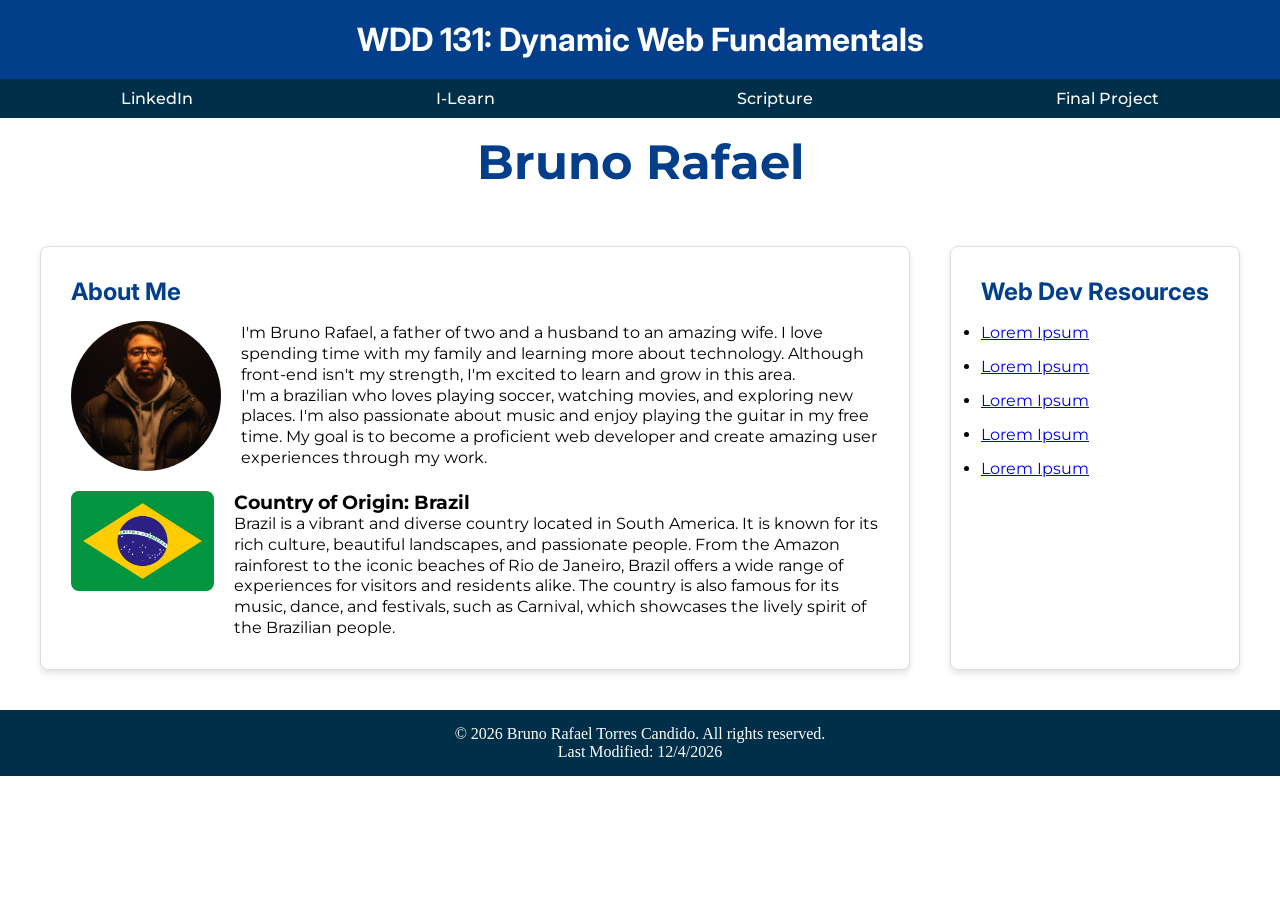
<file: index.html>
<!DOCTYPE html>
<html lang="en">

<head>
    <meta charset="UTF-8">
    <meta name="viewport" content="width=device-width, initial-scale=1.0">
    <title>Bruno Torres | WDD 131</title>
    <meta name="description"
        content="Bruno Rafael Torres Candido Website for WDD 131: Dynamic Web Fundamentals that includes an about me section and web development resources.">
    <meta name="Author" content="Bruno Rafael">
    <link rel="stylesheet" href="./styles/base.css">
    <script src="./scripts/getdates.js" defer></script>
</head>

<body>
    <header>
        <div class="header-content">
            <h1>WDD 131: Dynamic Web Fundamentals</h1>
        </div>

        <nav>
            <ul class="navigation">
                <li><a href="https://www.linkedin.com/in/bruno-torres-91396a1b1/">LinkedIn</a></li>
                <li><a href="https://byupw.instructure.com/">I-Learn</a></li>
                <li><a
                        href="https://www.churchofjesuschrist.org/study/scriptures/bofm/alma/32?lang=por&id=p21#p21">Scripture</a>
                </li>
                <li><a href="#">Final Project</a></li>
            </ul>
        </nav>
    </header>

    <main>

        <div class="student-name">
            <h1>Bruno Rafael</h1>
        </div>

        <section class="container">
            <section class="card">
                <h2>About Me</h2>
                <div class="personal-info">
                    <img src="./images/profile_pic.png" alt="Profile Picture of Bruno Rafael" class="profile-pic"
                        width="150">
                    <p>
                        I'm Bruno Rafael, a father of two and a husband to an amazing wife. I love spending time with my
                        family and learning more about technology. Although front-end isn't my strength, I'm excited to
                        learn and grow in this area.<br>
                        I'm a brazilian who loves playing soccer, watching movies, and exploring new places. I'm also
                        passionate about music and enjoy playing the guitar in my free time. My goal is to become a
                        proficient web developer and create amazing user experiences through my work.
                    </p>
                </div>

                <div class="country-info">
                    <img src="./images/brazil_flag.png"
                        alt="Flag of Brazil" class="country-flag" width="150">

                    <div class="country-info-text">
                        <h3>Country of Origin: Brazil</h3>
                        <p>
                            Brazil is a vibrant and diverse country located in South America. It is known for its rich
                            culture, beautiful
                            landscapes, and passionate people. From the Amazon rainforest to the iconic beaches of Rio
                            de Janeiro, Brazil offers
                            a wide range of experiences for visitors and residents alike. The country is also famous for
                            its music, dance, and
                            festivals, such as Carnival, which showcases the lively spirit of the Brazilian people.
                        </p>
                    </div>

                </div>
            </section>


            <section class="card">
                <h2>Web Dev Resources</h2>
                <ul>
                    <li><a href="#">Lorem Ipsum</a></li>
                    <li><a href="#">Lorem Ipsum</a></li>
                    <li><a href="#">Lorem Ipsum</a></li>
                    <li><a href="#">Lorem Ipsum</a></li>
                    <li><a href="#">Lorem Ipsum</a></li>
                </ul>
            </section>
        </section>

    </main>

    <footer>
        <p>&copy; <span id="currentyear"></span> Bruno Rafael Torres Candido. All rights reserved.</p>
        <p>Last Modified: <span id="lastModified"></span></p>
    </footer>
</body>

</html>
</file>
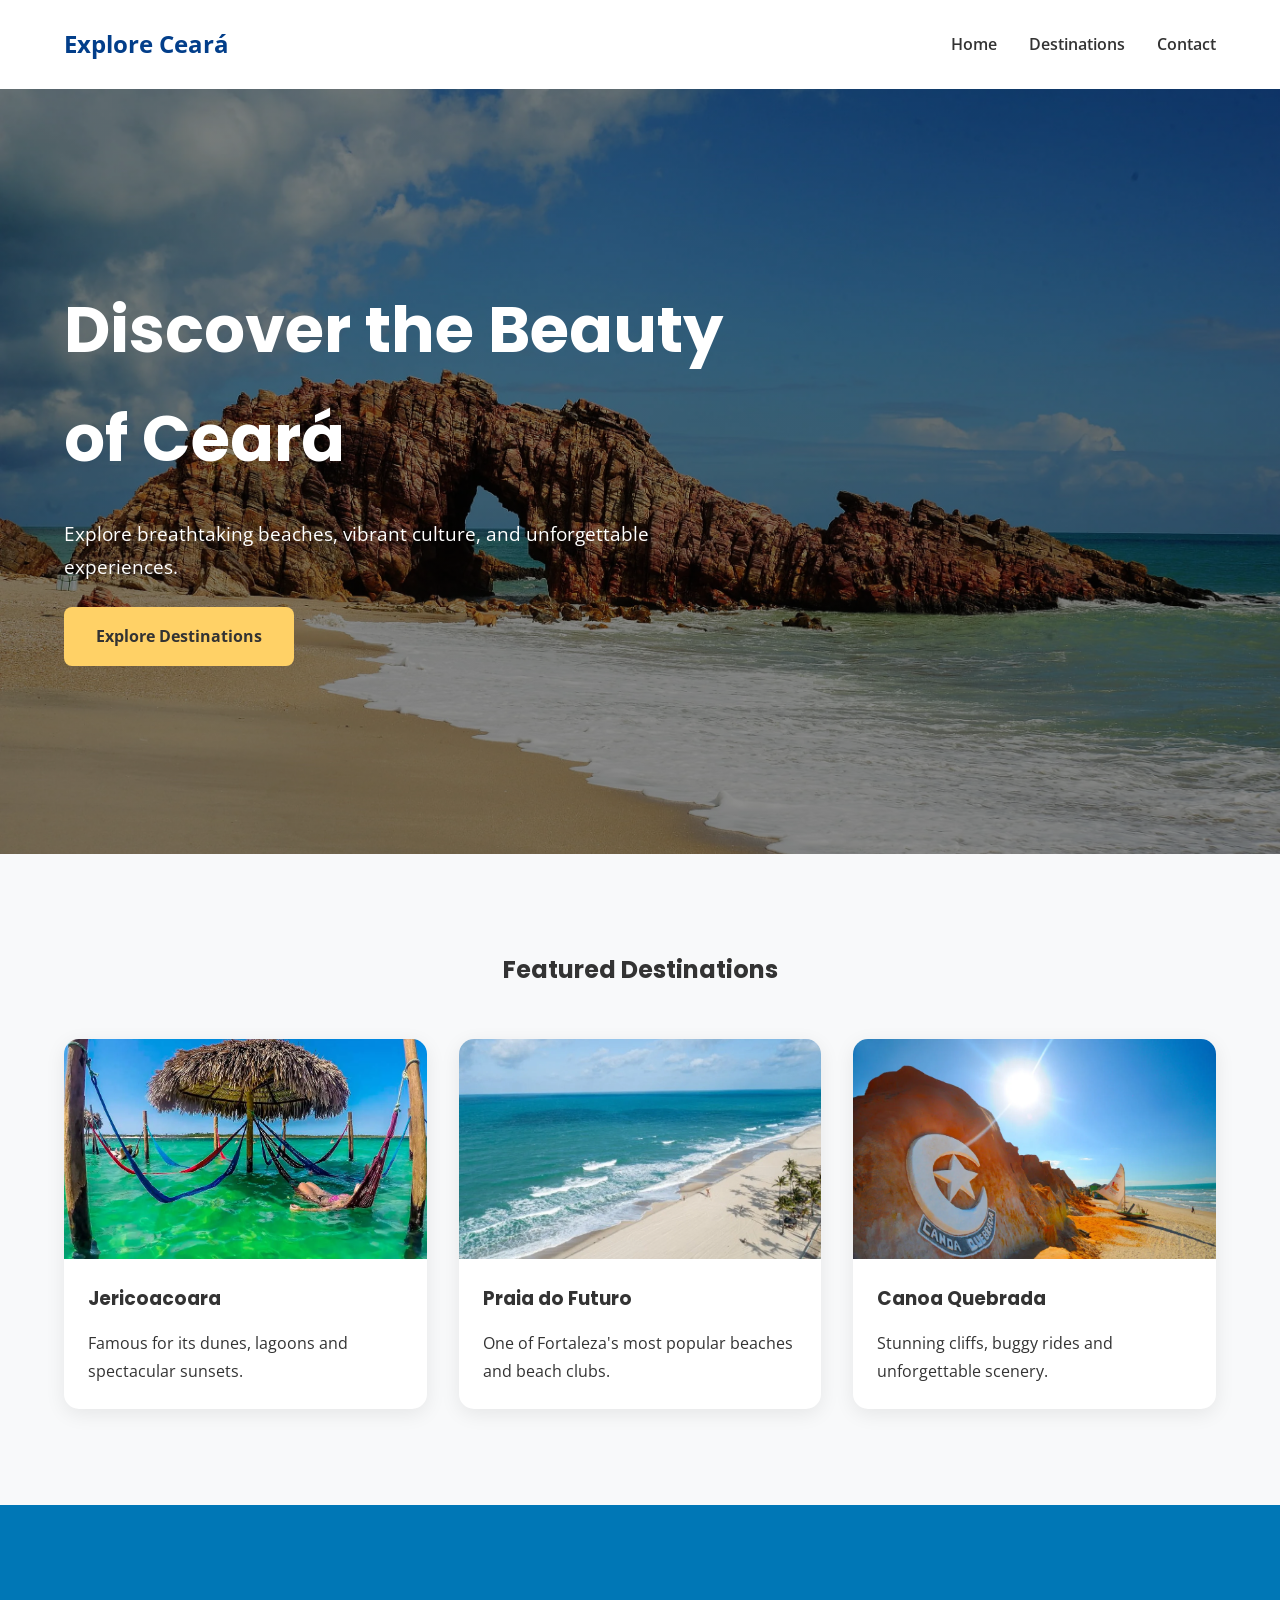
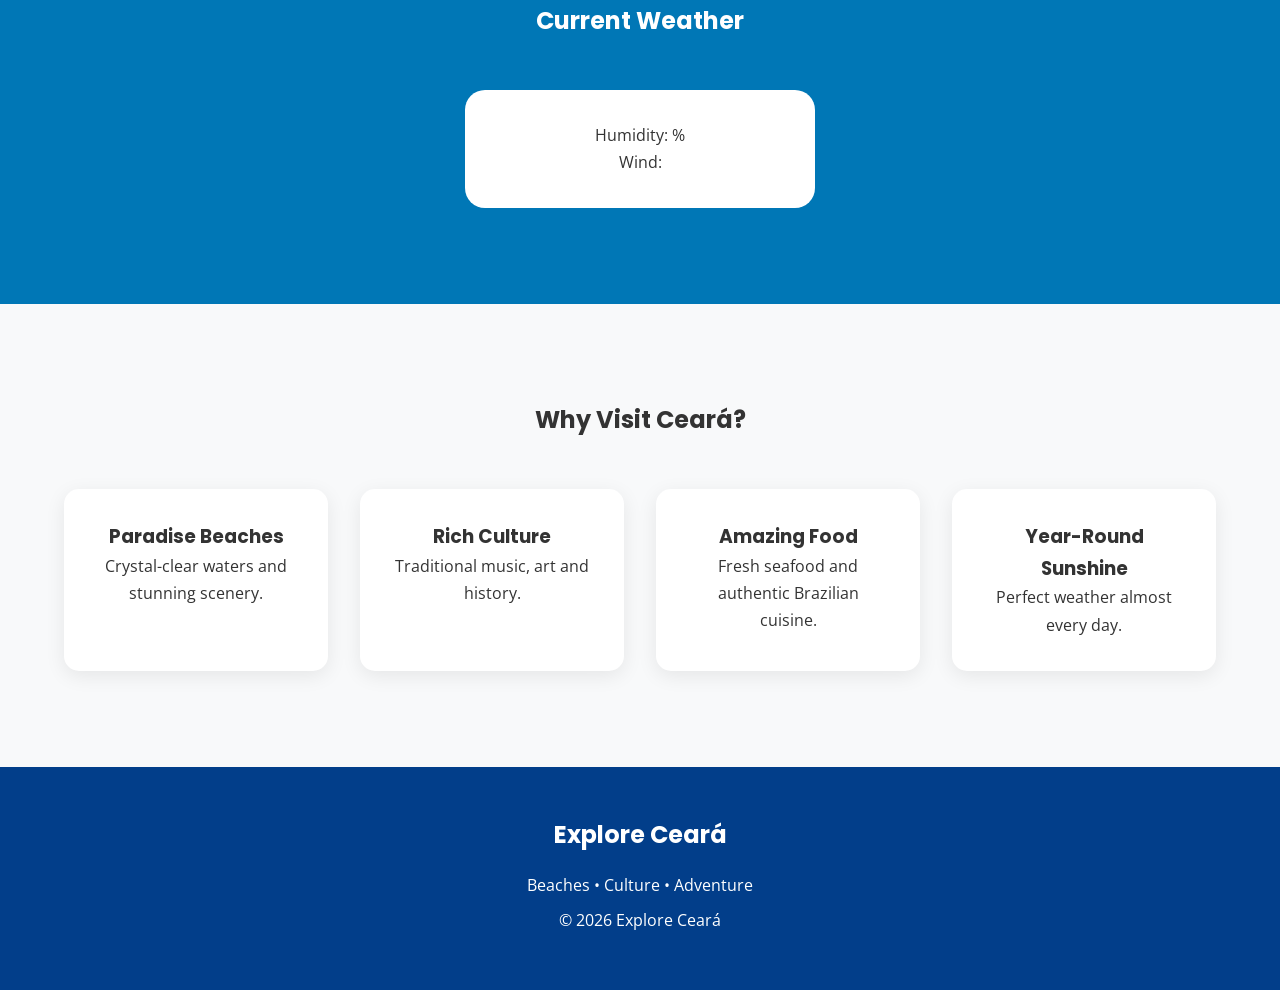
<file: project/index.html>
<!DOCTYPE html>
<html lang="en">

<head>
    <meta charset="UTF-8">
    <meta name="viewport" content="width=device-width, initial-scale=1.0">

    <title>Explore Ceará | Beaches, Weather & Travel Guide</title>

    <meta name="description"
        content="Discover the best beaches, attractions, and weather information in Ceará, Brazil.">

    <link rel="preconnect" href="https://fonts.googleapis.com">
    <link rel="preconnect" href="https://fonts.gstatic.com" crossorigin>

    <link
        href="https://fonts.googleapis.com/css2?family=Open+Sans:wght@400;500;600&family=Poppins:wght@400;600;700&display=swap"
        rel="stylesheet">

    <link rel="stylesheet" href="./styles/styles.css">

</head>

<body>

    <header>
        <div class="container nav-container">

            <a href="./index.html" class="logo">
                Explore Ceará
            </a>

            <nav>
                <ul class="navigation">
                    <li><a href="./index.html">Home</a></li>
                    <li><a href="./destinations.html">Destinations</a></li>
                    <li><a href="./contact.html">Contact</a></li>
                </ul>
            </nav>

        </div>
    </header>


    <main>

        <!-- HERO -->

        <section class="hero">

            <div class="hero-overlay">

                <div class="container">

                    <h1>
                        Discover the Beauty of Ceará
                    </h1>

                    <p>
                        Explore breathtaking beaches, vibrant culture,
                        and unforgettable experiences.
                    </p>

                    <a href="./destinations.html" class="btn">
                        Explore Destinations
                    </a>

                </div>

            </div>

        </section>



        <!-- FEATURED DESTINATIONS -->

        <section class="featured">

            <div class="container">

                <h2>
                    Featured Destinations
                </h2>

                <div class="cards">

                    <article class="card">

                        <div class="image-placeholder">
                            <img src="./images/jericoacoara.webp" alt="Jericoacoara Beach" loading="lazy">
                        </div>

                        <div class="card-content">

                            <h3>Jericoacoara</h3>

                            <p>
                                Famous for its dunes, lagoons and spectacular sunsets.
                            </p>

                        </div>

                    </article>


                    <article class="card">

                        <div class="image-placeholder">
                            <img src="./images/praia-do-futuro.webp" alt="Praia do Futuro Beach" loading="lazy">
                        </div>

                        <div class="card-content">

                            <h3>Praia do Futuro</h3>

                            <p>
                                One of Fortaleza's most popular beaches and beach clubs.
                            </p>

                        </div>

                    </article>


                    <article class="card">

                        <div class="image-placeholder">
                            <img src="./images/canoa-quebrada.webp" alt="Canoa Quebrada Beach" loading="lazy">
                        </div>

                        <div class="card-content">

                            <h3>Canoa Quebrada</h3>

                            <p>
                                Stunning cliffs, buggy rides and unforgettable scenery.
                            </p>

                        </div>

                    </article>

                </div>

            </div>

        </section>



        <!-- WEATHER -->

        <section class="weather">

            <div class="container">

                <h2>
                    Current Weather
                </h2>

                <div class="weather-card">

                    <h3><span id="city"></span></h3>

                    <div class="temperature">
                        <span id="temp"></span>
                    </div>

                    <p><span id="condition"></span></p>

                    <p>Humidity: <span id="humidity"></span>%</p>

                    <p>Wind: <span id="wind"></span></p>

                </div>

            </div>

        </section>



        <!-- WHY VISIT -->

        <section class="benefits">

            <div class="container">

                <h2>
                    Why Visit Ceará?
                </h2>

                <div class="benefit-grid">

                    <div class="benefit">
                        <h3>Paradise Beaches</h3>
                        <p>Crystal-clear waters and stunning scenery.</p>
                    </div>

                    <div class="benefit">
                        <h3>Rich Culture</h3>
                        <p>Traditional music, art and history.</p>
                    </div>

                    <div class="benefit">
                        <h3>Amazing Food</h3>
                        <p>Fresh seafood and authentic Brazilian cuisine.</p>
                    </div>

                    <div class="benefit">
                        <h3>Year-Round Sunshine</h3>
                        <p>Perfect weather almost every day.</p>
                    </div>

                </div>

            </div>

        </section>

    </main>



    <footer>

        <div class="container">

            <h2>Explore Ceará</h2>

            <p>
                Beaches • Culture • Adventure
            </p>

            <p>
                © 2026 Explore Ceará
            </p>

        </div>

    </footer>
    <script src="./scripts/app.js"></script>

</body>

</html>
</file>
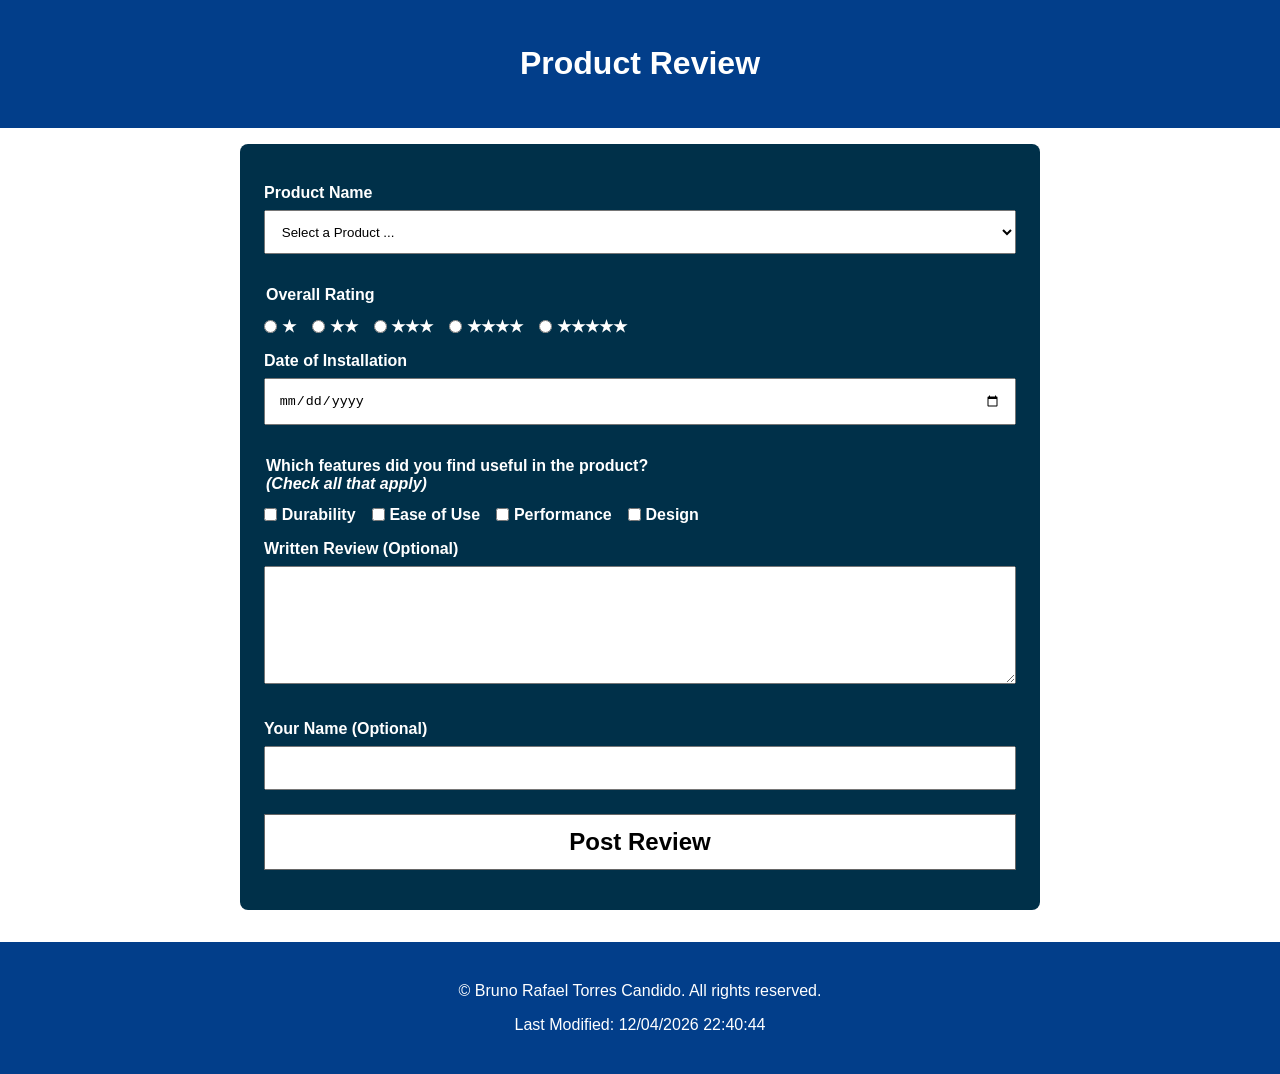
<file: form.html>
<!DOCTYPE html>
<html lang="en-US">

<head>
    <meta charset="UTF-8">
    <meta name="viewport" content="width=device-width, initial-scale=1.0">
    <title>Product Review Submission</title>
    <meta name="description" content="Confirmation page for submitted product reviews and review count tracking.">
    <meta name="author" content="Bruno Rafael Torres Candido">
    <link rel="stylesheet" href="./styles/form.css">
    <link rel="preconnect" href="https://fonts.googleapis.com">
    <link rel="preconnect" href="https://fonts.gstatic.com" crossorigin>
    <link href="https://fonts.googleapis.com/css2?family=Roboto:wght@400;700&display=swap" rel="stylesheet">
    <script src="./scripts/form.js" defer></script>
</head>

<body>
    <header>
        <h1>Product Review</h1>
    </header>

    <main>

        <form method="get" action="review.html">

            <label for="productName">Product Name</label>

            <select id="productName" name="productName" required>
                <option value="" selected disabled>Select a Product ...</option>
            </select>

            <fieldset>
                <legend>Overall Rating</legend>

                <div class="rating-group">

                    <div class="rating-option">
                        <input type="radio" id="rating1" name="rating" value="1" required>
                        <label for="rating1">★</label>
                    </div>

                    <div class="rating-option">
                        <input type="radio" id="rating2" name="rating" value="2" required>
                        <label for="rating2">★★</label>
                    </div>

                    <div class="rating-option">
                        <input type="radio" id="rating3" name="rating" value="3" required>
                        <label for="rating3">★★★</label>
                    </div>

                    <div class="rating-option">
                        <input type="radio" id="rating4" name="rating" value="4" required>
                        <label for="rating4">★★★★</label>
                    </div>

                    <div class="rating-option">
                        <input type="radio" id="rating5" name="rating" value="5" required>
                        <label for="rating5">★★★★★</label>
                    </div>

                </div>
            </fieldset>

            <label for="installDate">Date of Installation</label>

            <input type="date" id="installDate" name="installDate" required>

            <fieldset>
                <legend>
                    Which features did you find useful in the product?
                    <br>
                    <em>(Check all that apply)</em>
                </legend>

                <div class="checkbox-group">

                    <div class="feature-option">
                        <input type="checkbox" id="durability" name="features" value="Durability">
                        <label for="durability">Durability</label>
                    </div>

                    <div class="feature-option">
                        <input type="checkbox" id="easeOfUse" name="features" value="Ease of Use">
                        <label for="easeOfUse">Ease of Use</label>
                    </div>

                    <div class="feature-option">
                        <input type="checkbox" id="performance" name="features" value="Performance">
                        <label for="performance">Performance</label>
                    </div>

                    <div class="feature-option">
                        <input type="checkbox" id="design" name="features" value="Design">
                        <label for="design">Design</label>
                    </div>

                </div>
            </fieldset>

            <label for="review">
                Written Review (Optional)
            </label>

            <textarea id="review" name="review" rows="6"></textarea>

            <label for="userName">
                Your Name (Optional)
            </label>

            <input type="text" id="userName" name="userName">

            <input type="submit" value="Post Review">

        </form>

    </main>

    <footer>
        <p>&copy; <span id="currentyear"></span> Bruno Rafael Torres Candido. All rights reserved.</p>
        <p>Last Modified: <span id="lastModified"></span></p>
    </footer>
</body>

</html>
</file>
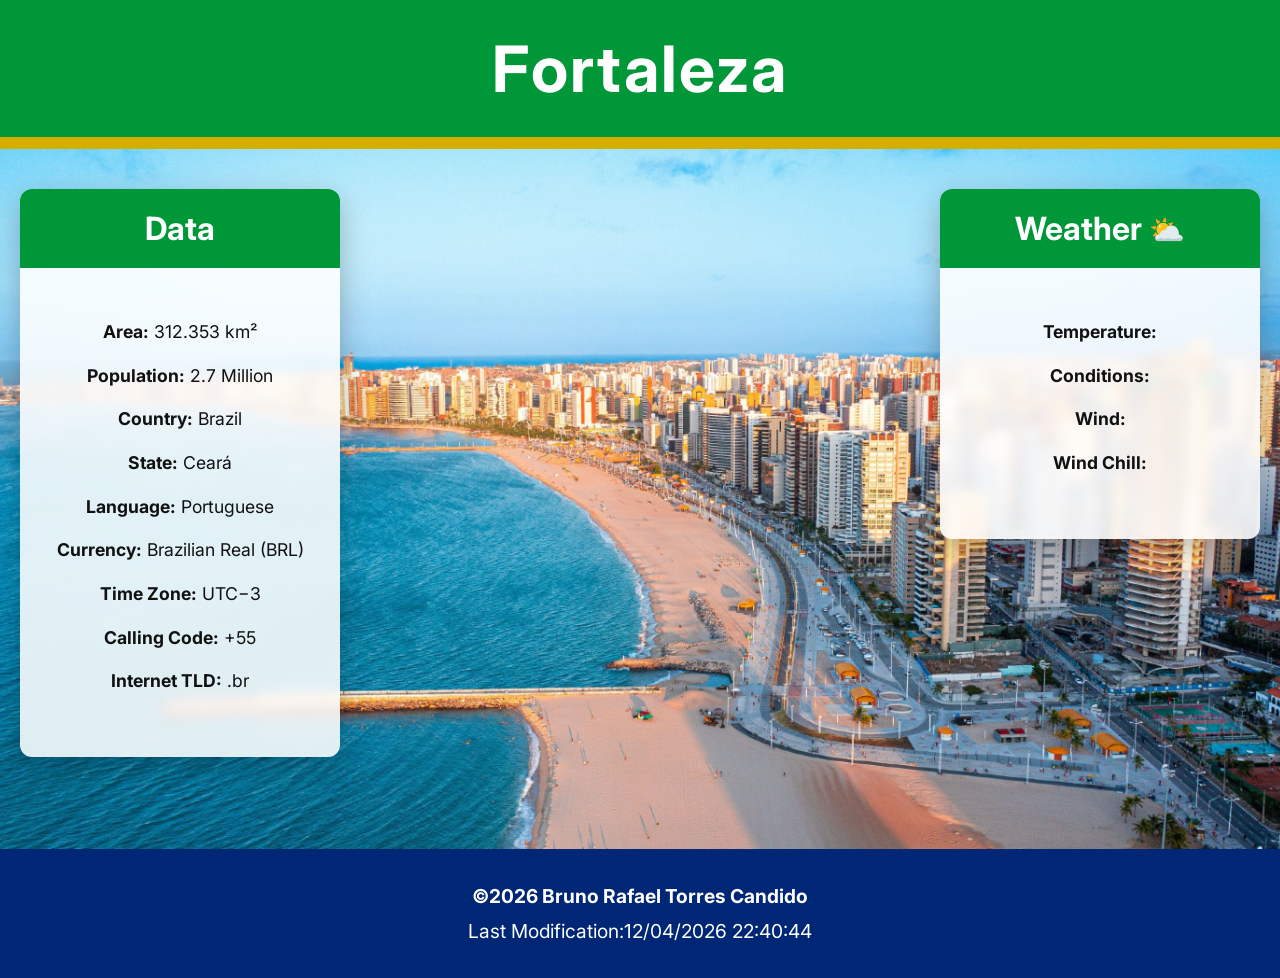
<file: place.html>
<!DOCTYPE html>
<html lang="en-US">

<head>
    <meta charset="UTF-8">
    <meta name="viewport" content="width=device-width, initial-scale=1.0">
    <title>Fortaleza, Brazil | Weather and City Information</title>
    <link rel="stylesheet" href="./styles/place.css">
    <script src="./scripts/place.js" defer></script>
    <script src="./scripts/weather.js" defer></script>
    <meta name="description"
        content="Discover Fortaleza, Brazil with weather information, local data, and responsive design.">
</head>

<body>

    <div class="container">

        <header>
            <h1 id="city">Fortaleza</h1>
        </header>

        <main class="hero">
            <picture class="hero-picture">

                <source srcset="./images/hero-large.webp" media="(min-width: 901px)">

                <source srcset="./images/hero-small.webp" media="(max-width: 900px)">

                <img src="./images/hero-large.webp" alt="Beach landscape in Fortaleza, Ceará, Brazil"
                    class="hero-image" loading="lazy">

            </picture>

            <div class="card">

                <div class="card-title">
                    Data
                </div>

                <div class="card-content">

                    <div class="mobile-heading">
                        Data
                    </div>

                    <p>
                        <strong>Area:</strong>
                        312.353 km²
                    </p>

                    <p>
                        <strong>Population:</strong>
                        2.7 Million
                    </p>

                    <p>
                        <strong>Country:</strong>
                        Brazil
                    </p>

                    <p>
                        <strong>State:</strong>
                        Ceará
                    </p>

                    <p>
                        <strong>Language:</strong>
                        Portuguese
                    </p>

                    <p>
                        <strong>Currency:</strong>
                        Brazilian Real (BRL)
                    </p>

                    <p>
                        <strong>Time Zone:</strong>
                        UTC−3
                    </p>

                    <p>
                        <strong>Calling Code:</strong>
                        +55
                    </p>

                    <p>
                        <strong>Internet TLD:</strong>
                        .br
                    </p>

                </div>

            </div>

            <div class="card">

                <div class="card-title weather-title">
                    Weather
                </div>

                <div class="card-content weather">

                    <div class="mobile-heading">
                        Weather
                    </div>

                    <p>
                        <strong>Temperature:</strong>
                        <span id="temp"></span>
                    </p>

                    <p>
                        <strong>Conditions:</strong>
                        <span id="condition"></span>
                    </p>

                    <p>
                        <strong>Wind:</strong>
                        <span id="wind"></span>
                    </p>

                    <p>
                        <strong>Wind Chill:</strong>
                        <span id="chill"></span>
                    </p>

                </div>

            </div>

        </main>

        <footer>
            <p>©<span id="currentyear"></span> Bruno Rafael Torres Candido</p>
            <p>Last Modification:<span id="lastModified"></span></p>
        </footer>

    </div>

</body>

</html>
</file>
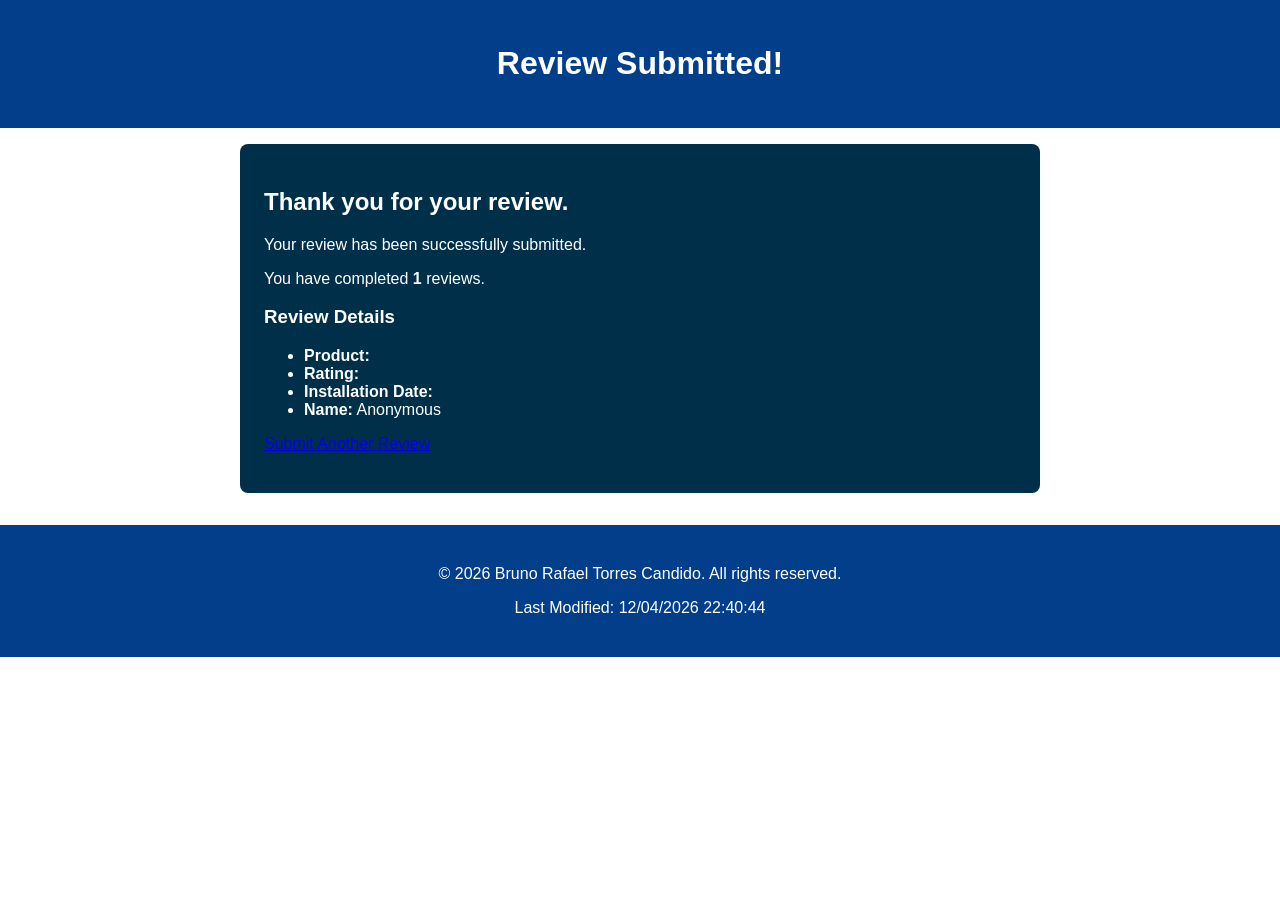
<file: review.html>
<!DOCTYPE html>
<html lang="en-US">

<head>
    <meta charset="UTF-8">
    <meta name="viewport" content="width=device-width, initial-scale=1.0">
    <title>Review Submitted</title>
    <link rel="stylesheet" href="./styles/form.css">
    <script src="./scripts/review.js" defer></script>
</head>

<body>

    <div id="reviewCountContainer">
        <header>
            <h1>Review Submitted!</h1>
        </header>

        <main>

            <h2>Thank you for your review.</h2>

            <p>Your review has been successfully submitted.</p>

            <p>
                You have completed
                <strong><span id="reviewCount">0</span></strong>
                reviews.
            </p>

            <h3>Review Details</h3>

            <ul>
                <li><strong>Product:</strong> <span id="product"></span></li>
                <li><strong>Rating:</strong> <span id="rating"></span></li>
                <li><strong>Installation Date:</strong> <span id="installDate"></span></li>
                <li><strong>Name:</strong> <span id="userName"></span></li>
            </ul>

            <p>
                <a href="form.html">Submit Another Review</a>
            </p>

        </main>
    </div>

    <footer>
        <p>
            &copy; <span id="currentyear"></span>
            Bruno Rafael Torres Candido. All rights reserved.
        </p>

        <p>
            Last Modified:
            <span id="lastModified"></span>
        </p>
    </footer>

</body>

</html>
</file>
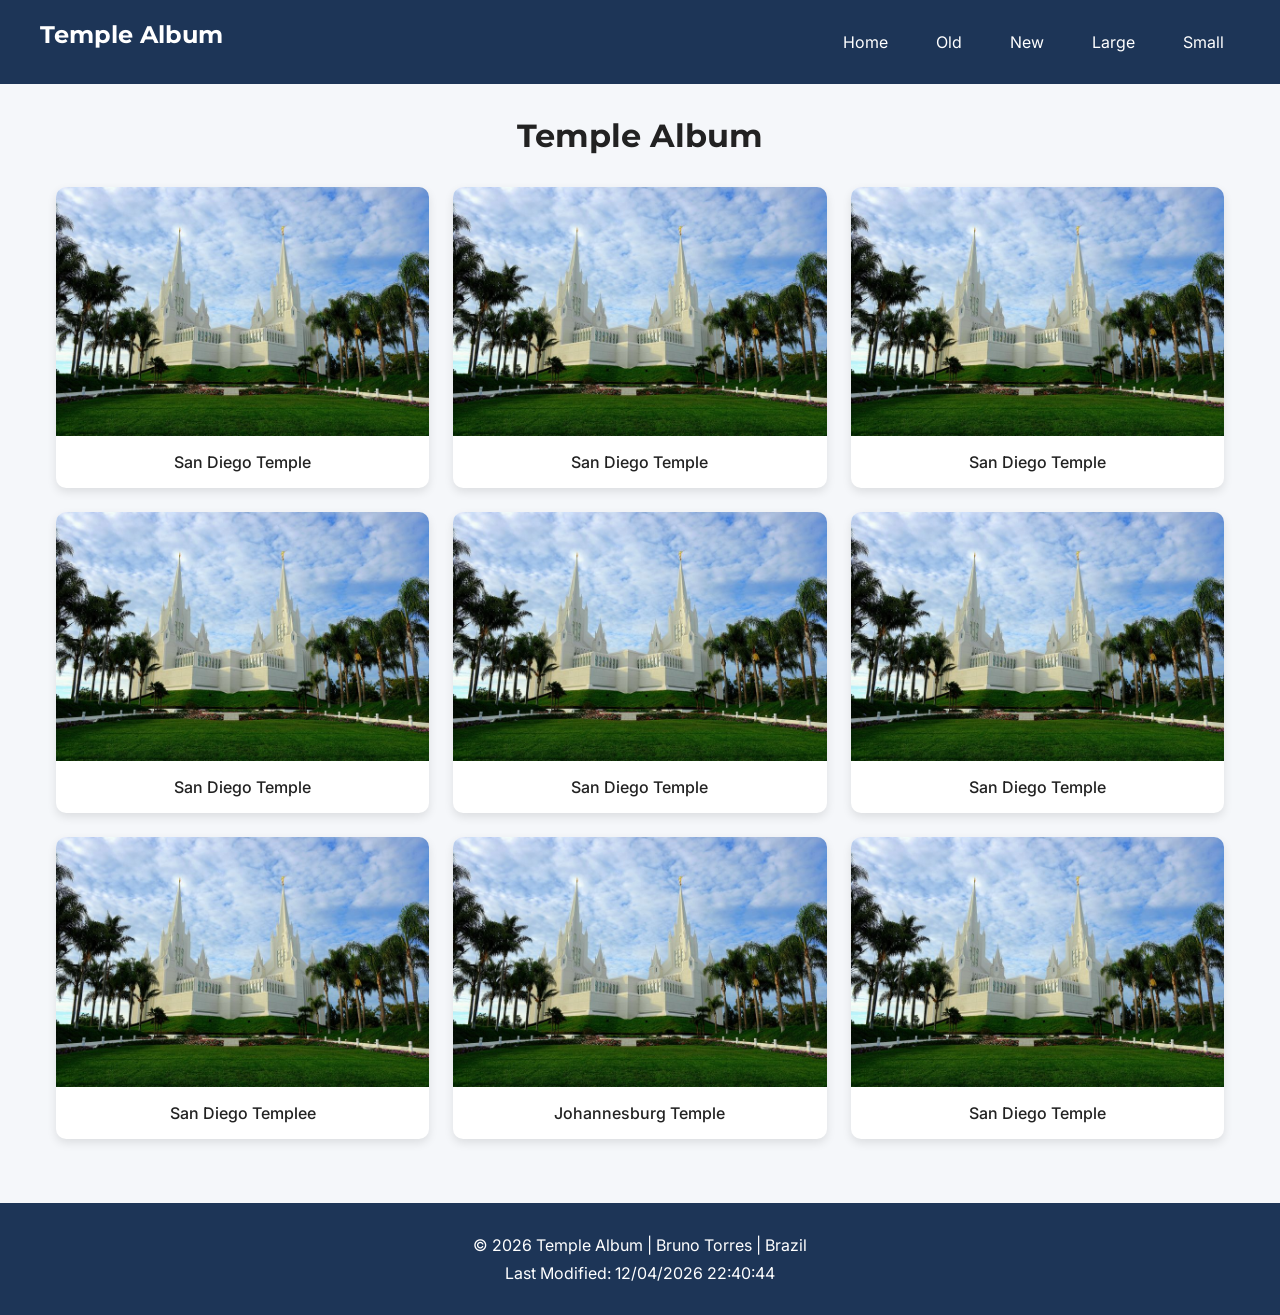
<file: temples.html>
<!DOCTYPE html>
<html lang="en">

<head>
    <meta charset="UTF-8">
    <meta name="viewport" content="width=device-width, initial-scale=1.0">
    <title>Temple Album</title>
    <link rel="stylesheet" href="./styles/temple.css">
    <link rel="stylesheet" href="./styles/temple-large.css">
</head>

<body>
    <header>
        <div class="header-container">
            <h2>Temple Album</h2>

            <button id="menu-button">☰</button>

            <nav>
                <a href="#">Home</a>
                <a href="#">Old</a>
                <a href="#">New</a>
                <a href="#">Large</a>
                <a href="#">Small</a>
            </nav>
        </div>
    </header>

    <main>
        <h1>Temple Album</h1>

        <div class="album">

            <figure>
                <img src="./images/temple.jpeg" alt="San Diego Temple">
                <figcaption>San Diego Temple</figcaption>
            </figure>

            <figure>
                <img src="./images/temple.jpeg" alt="San Diego Temple">
                <figcaption>San Diego Temple</figcaption>
            </figure>

            <figure>
                <img src="./images/temple.jpeg" alt="San Diego Temple">
                <figcaption>San Diego Temple</figcaption>
            </figure>

            <figure>
                <img src="./images/temple.jpeg" alt="San Diego Temple">
                <figcaption>San Diego Temple</figcaption>
            </figure>

            <figure>
                <img src="./images/temple.jpeg" alt="San Diego Temple">
                <figcaption>San Diego Temple</figcaption>
            </figure>

            <figure>
                <img src="./images/temple.jpeg" alt="San Diego Temple">
                <figcaption>San Diego Temple</figcaption>
            </figure>

            <figure>
                <img src="./images/temple.jpeg" alt="San Diego Temple">
                <figcaption>San Diego Templee</figcaption>
            </figure>

            <figure>
                <img src="./images/temple.jpeg" alt="San Diego Temple">
                <figcaption>Johannesburg Temple</figcaption>
            </figure>

            <figure>
                <img src="./images/temple.jpeg" alt="San Diego Temple">
                <figcaption>San Diego Temple</figcaption>
            </figure>

        </div>
    </main>

    <footer>
        <p>
            © <span id="currentyear"></span> Temple Album | Bruno Torres | Brazil
        </p>

        <p id="lastModified"></p>
    </footer>

    <script src="scripts/temples.js"></script>
</body>

</html>
</file>
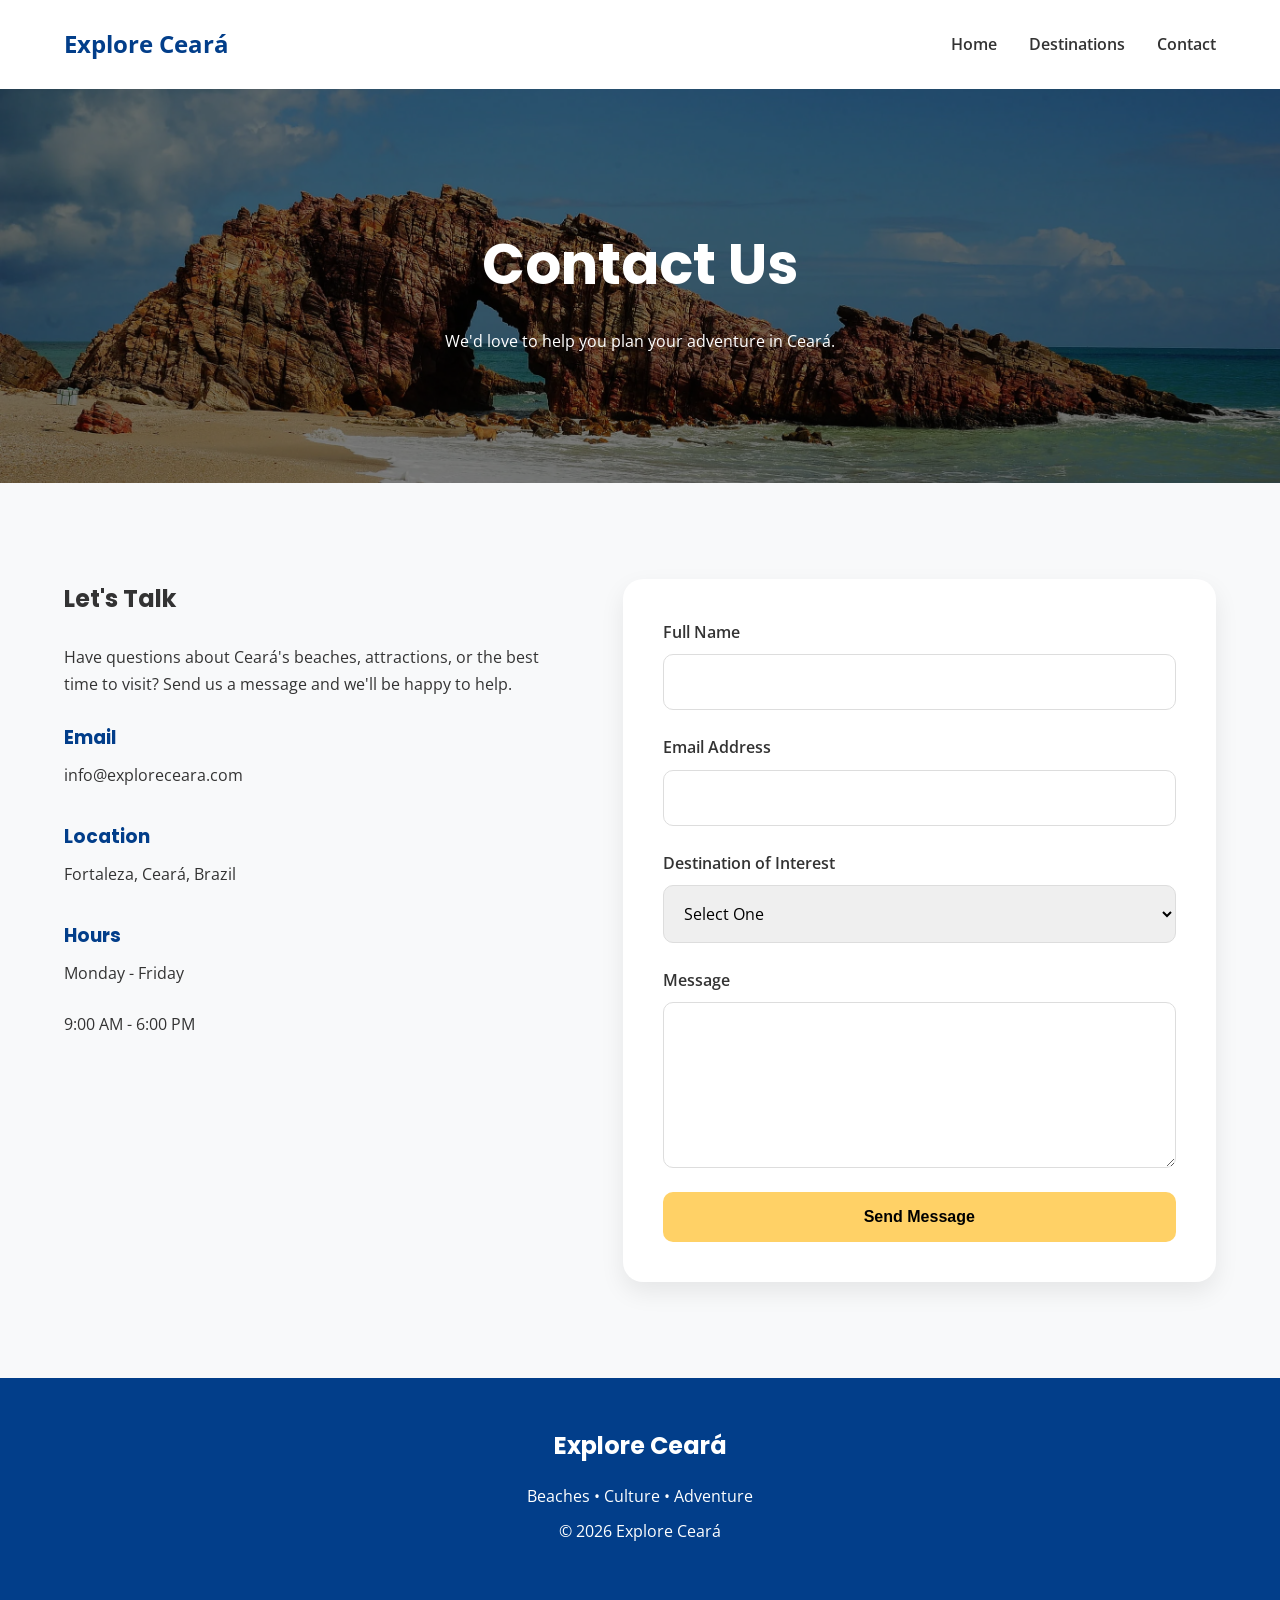
<file: project/contact.html>
<!DOCTYPE html>
<html lang="en">

<head>
    <meta charset="UTF-8">
    <meta name="viewport" content="width=device-width, initial-scale=1.0">

    <title>Explore Ceará | Contact</title>

    <meta name="description"
        content="Get in touch with Explore Ceará for travel questions and destination information.">

    <link rel="preconnect" href="https://fonts.googleapis.com">
    <link rel="preconnect" href="https://fonts.gstatic.com" crossorigin>

    <link
        href="https://fonts.googleapis.com/css2?family=Open+Sans:wght@400;500;600&family=Poppins:wght@400;600;700&display=swap"
        rel="stylesheet">

    <link rel="stylesheet" href="./styles/styles.css">
    <script src="./scripts/contact.js" defer></script>
</head>

<body>

    <header>
        <div class="container nav-container">
            <a href="./index.html" class="logo">
                Explore Ceará
            </a>
            <nav>
                <ul class="navigation">
                    <li><a href="./index.html">Home</a></li>
                    <li><a href="./destinations.html">Destinations</a></li>
                    <li><a href="./contact.html">Contact</a></li>
                </ul>
            </nav>
        </div>
    </header>


    <main>
        <!-- HERO -->
        <section class="page-hero">
            <div class="container">
                <h1>Contact Us</h1>
                <p>
                    We'd love to help you plan your adventure in Ceará.
                </p>
            </div>
        </section>

        <!-- CONTACT SECTION -->
        <section class="contact-section">
            <div class="container contact-grid">
                <!-- LEFT SIDE -->
                <div class="contact-info">
                    <h2>Let's Talk</h2>
                    <p>
                        Have questions about Ceará's beaches, attractions, or the best time to visit?
                        Send us a message and we'll be happy to help.
                    </p>
                    <div class="info-box">
                        <h3>Email</h3>
                        <p>info@exploreceara.com</p>
                    </div>
                    <div class="info-box">
                        <h3>Location</h3>
                        <p>Fortaleza, Ceará, Brazil</p>
                    </div>
                    <div class="info-box">
                        <h3>Hours</h3>
                        <p>Monday - Friday</p>
                        <p>9:00 AM - 6:00 PM</p>
                    </div>
                </div>

                <!-- RIGHT SIDE -->
                <div class="contact-form-container">
                    <form class="contact-form" method="get" action="./thankyou.html">
                        <div class="form-group">
                            <label for="name">
                                Full Name
                            </label>
                            <input type="text" id="name" name="name" required>
                        </div>

                        <div class="form-group">
                            <label for="email">
                                Email Address
                            </label>
                            <input type="email" id="email" name="email" required>
                        </div>

                        <div class="form-group">
                            <label for="destination">
                                Destination of Interest
                            </label>

                            <select id="destination" name="destination">
                                <option value="">Select One</option>
                                <option>Jericoacoara</option>
                                <option>Praia do Futuro</option>
                                <option>Canoa Quebrada</option>
                            </select>
                        </div>

                        <div class="form-group">
                            <label for="message">
                                Message
                            </label>
                            <textarea id="message" name="message" rows="6" required></textarea>
                        </div>

                        <button class="submit-btn">
                            Send Message
                        </button>

                    </form>
                </div>
            </div>
        </section>
    </main>


    <footer>

        <div class="container">

            <h2>Explore Ceará</h2>

            <p>
                Beaches • Culture • Adventure
            </p>

            <p>
                © 2026 Explore Ceará
            </p>

        </div>

    </footer>

</body>

</html>
</file>
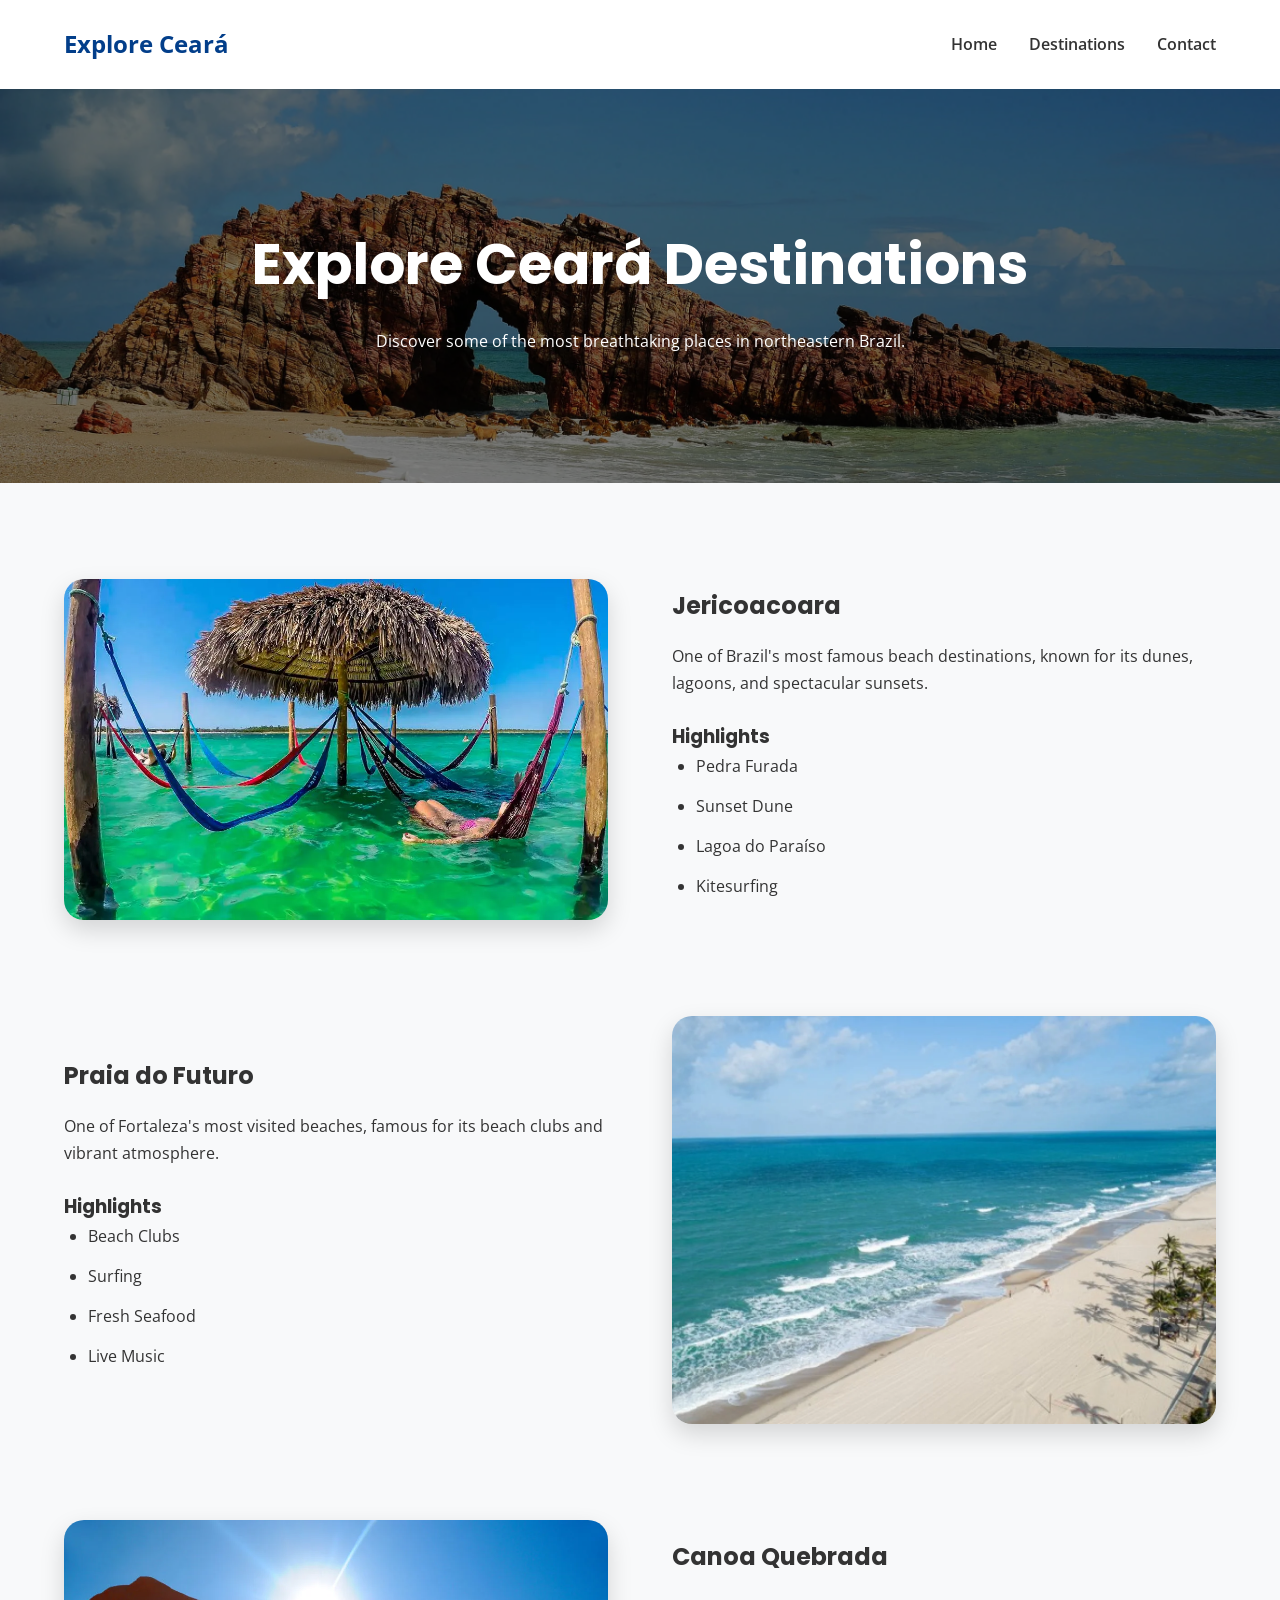
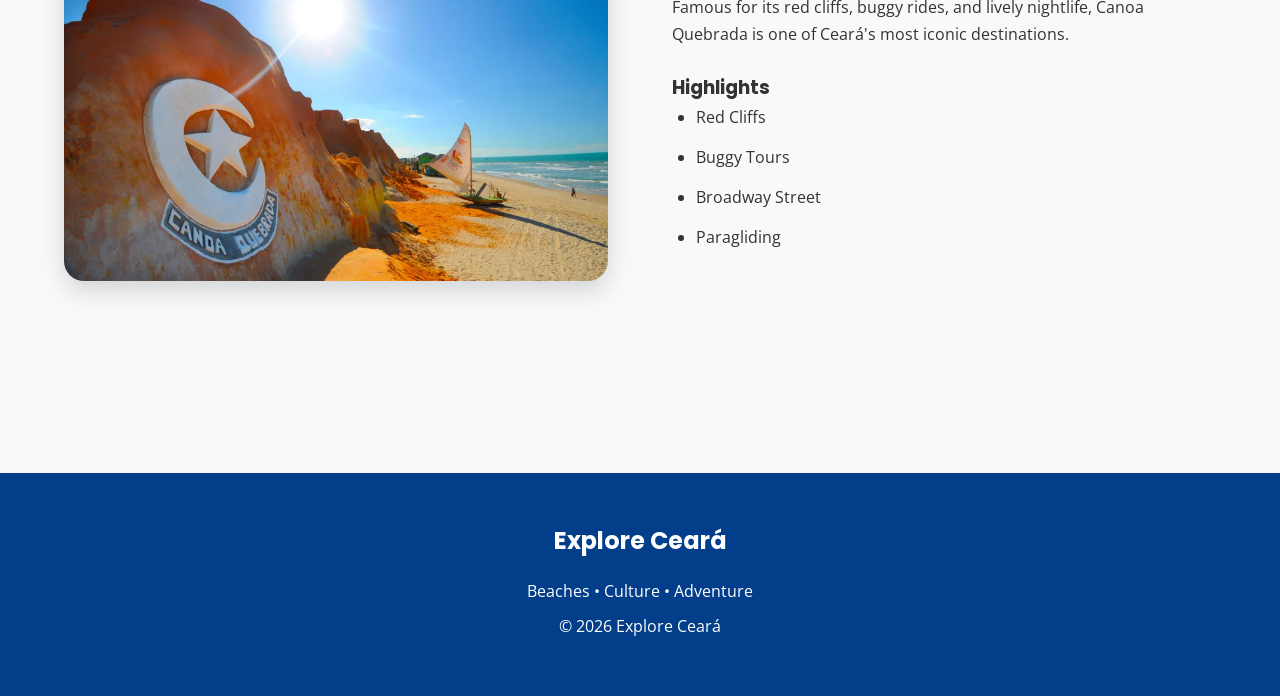
<file: project/destinations.html>
<!DOCTYPE html>
<html lang="en">

<head>
    <meta charset="UTF-8">
    <meta name="viewport" content="width=device-width, initial-scale=1.0">

    <title>Explore Ceará | Destinations</title>

    <meta name="description"
        content="Explore the most beautiful destinations in Ceará, Brazil, including Jericoacoara, Praia do Futuro, and Canoa Quebrada.">

    <link rel="preconnect" href="https://fonts.googleapis.com">
    <link rel="preconnect" href="https://fonts.gstatic.com" crossorigin>

    <link
        href="https://fonts.googleapis.com/css2?family=Open+Sans:wght@400;500;600&family=Poppins:wght@400;600;700&display=swap"
        rel="stylesheet">

    <link rel="stylesheet" href="./styles/styles.css">
</head>

<body>

    <header>

        <div class="container nav-container">

            <a href="./index.html" class="logo">
                Explore Ceará
            </a>

            <nav>
                <ul class="navigation">
                    <li><a href="./index.html">Home</a></li>
                    <li><a href="./destinations.html">Destinations</a></li>
                    <li><a href="./contact.html">Contact</a></li>
                </ul>
            </nav>

        </div>

    </header>


    <main>

        <!-- HERO -->

        <section class="page-hero">

            <div class="container">

                <h1>Explore Ceará Destinations</h1>

                <p>
                    Discover some of the most breathtaking places in northeastern Brazil.
                </p>

            </div>

        </section>


        <!-- DESTINATIONS -->

        <section class="destinations-section">

            <div class="container">

                <!-- Jericoacoara -->

                <article class="destination-card">

                    <div class="destination-image">
                        <img src="./images/jericoacoara.webp" alt="Jericoacoara Beach">
                    </div>

                    <div class="destination-content">

                        <h2>Jericoacoara</h2>

                        <p>
                            One of Brazil's most famous beach destinations, known for
                            its dunes, lagoons, and spectacular sunsets.
                        </p>

                        <h3>Highlights</h3>

                        <ul>
                            <li>Pedra Furada</li>
                            <li>Sunset Dune</li>
                            <li>Lagoa do Paraíso</li>
                            <li>Kitesurfing</li>
                        </ul>

                    </div>

                </article>


                <!-- Praia do Futuro -->

                <article class="destination-card reverse">

                    <div class="destination-image">
                        <img src="./images/praia-do-futuro.webp" alt="Praia do Futuro">
                    </div>

                    <div class="destination-content">

                        <h2>Praia do Futuro</h2>

                        <p>
                            One of Fortaleza's most visited beaches, famous for its
                            beach clubs and vibrant atmosphere.
                        </p>

                        <h3>Highlights</h3>

                        <ul>
                            <li>Beach Clubs</li>
                            <li>Surfing</li>
                            <li>Fresh Seafood</li>
                            <li>Live Music</li>
                        </ul>

                    </div>

                </article>


                <!-- Canoa Quebrada -->

                <article class="destination-card">

                    <div class="destination-image">
                        <img src="./images/canoa-quebrada.webp" alt="Canoa Quebrada">
                    </div>

                    <div class="destination-content">

                        <h2>Canoa Quebrada</h2>

                        <p>
                            Famous for its red cliffs, buggy rides, and lively nightlife,
                            Canoa Quebrada is one of Ceará's most iconic destinations.
                        </p>

                        <h3>Highlights</h3>

                        <ul>
                            <li>Red Cliffs</li>
                            <li>Buggy Tours</li>
                            <li>Broadway Street</li>
                            <li>Paragliding</li>
                        </ul>

                    </div>

                </article>

            </div>

        </section>


    </main>


    <footer>

        <div class="container">

            <h2>Explore Ceará</h2>

            <p>
                Beaches • Culture • Adventure
            </p>

            <p>
                © 2026 Explore Ceará
            </p>

        </div>

    </footer>

</body>

</html>
</file>
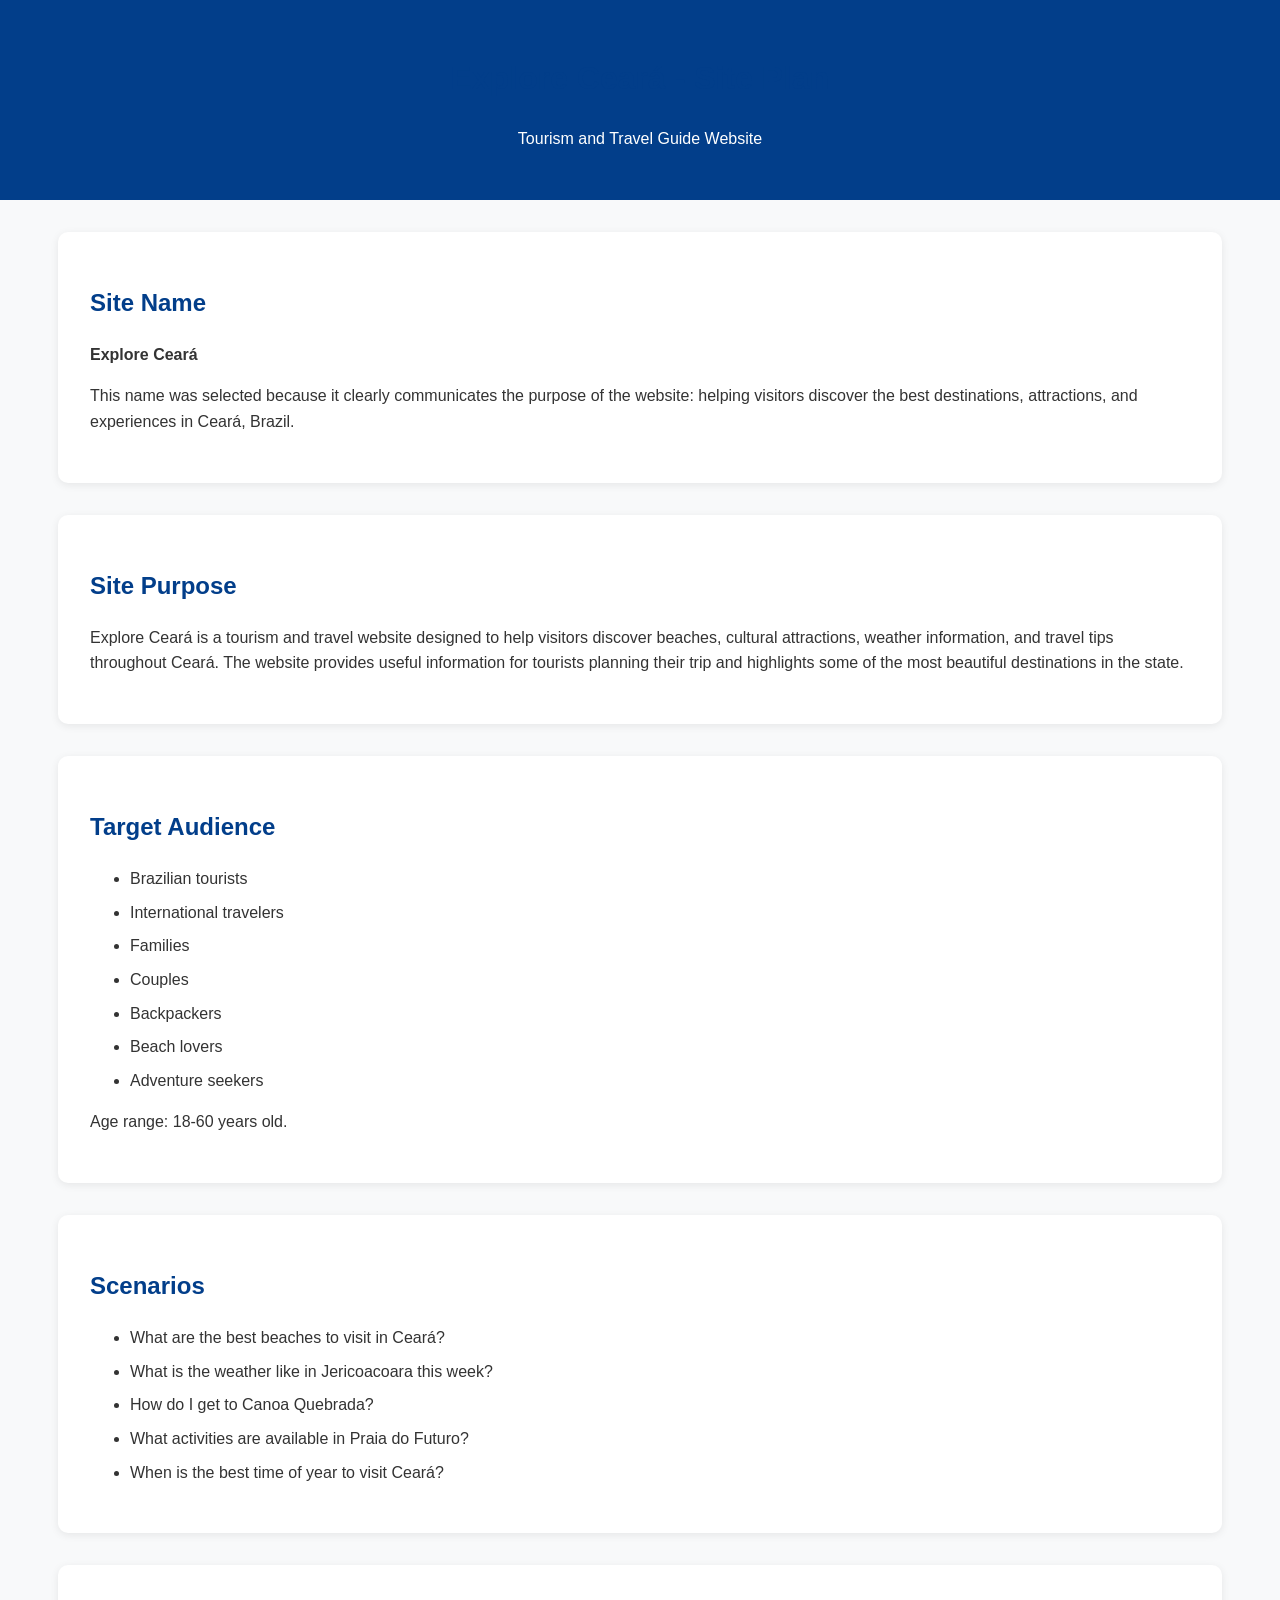
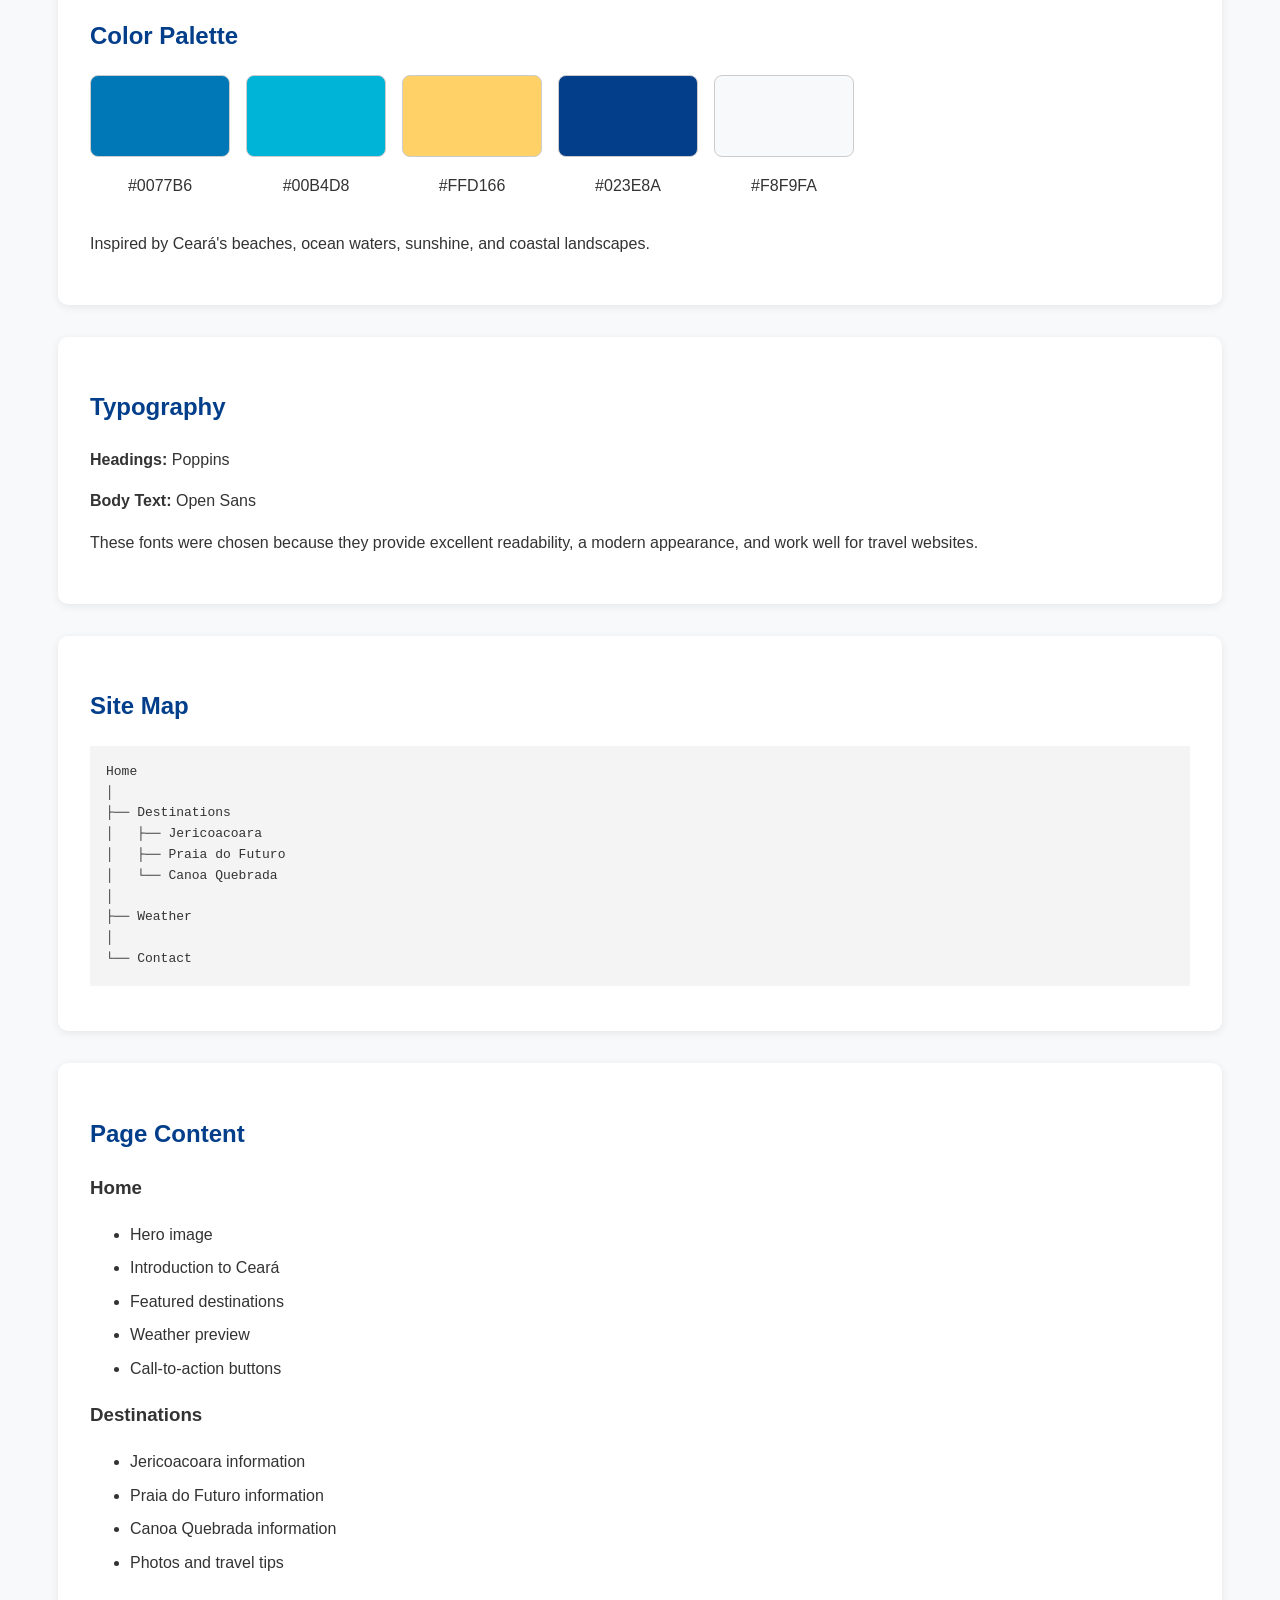
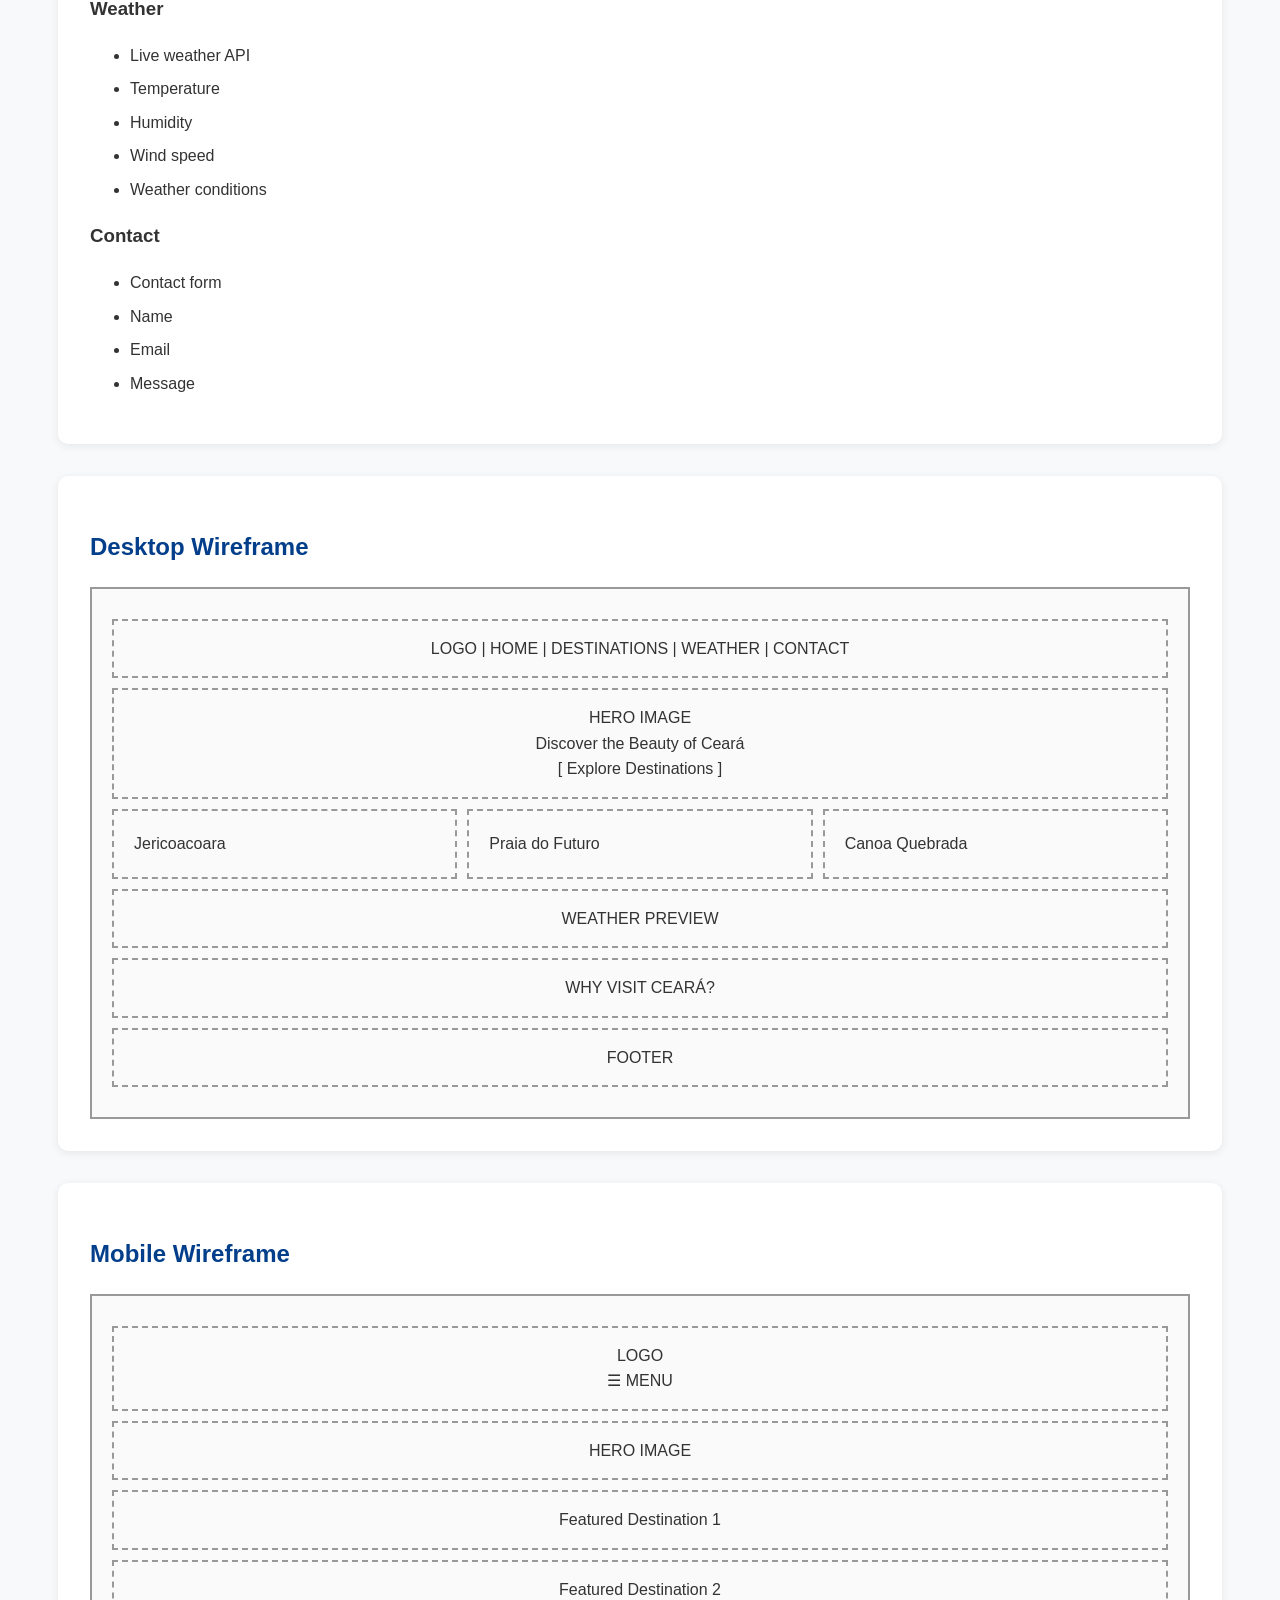
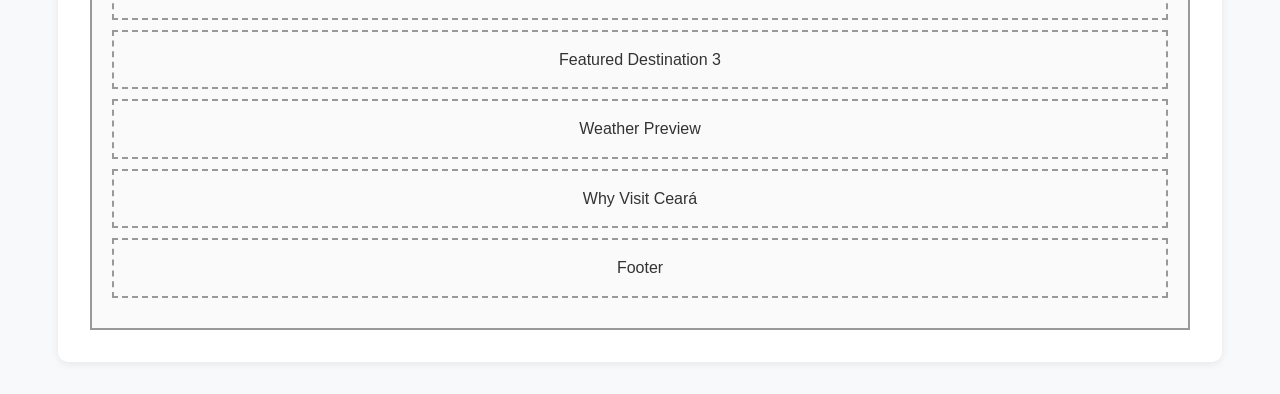
<file: project/siteplan.html>
<!DOCTYPE html>
<html lang="en-US">

<head>
    <meta charset="UTF-8">
    <meta name="viewport" content="width=device-width, initial-scale=1.0">
    <title>Explore Ceará - Site Plan</title>
    <link rel="stylesheet" href="./styles/base.css">
</head>

<body>

    <header>
        <h1>Explore Ceará - Site Plan</h1>
        <p>Tourism and Travel Guide Website</p>
    </header>

    <section>
        <h2>Site Name</h2>
        <p><strong>Explore Ceará</strong></p>
        <p>
            This name was selected because it clearly communicates the purpose of the website:
            helping visitors discover the best destinations, attractions, and experiences in Ceará, Brazil.
        </p>
    </section>

    <section>
        <h2>Site Purpose</h2>
        <p>
            Explore Ceará is a tourism and travel website designed to help visitors discover
            beaches, cultural attractions, weather information, and travel tips throughout Ceará.
            The website provides useful information for tourists planning their trip and highlights
            some of the most beautiful destinations in the state.
        </p>
    </section>

    <section>
        <h2>Target Audience</h2>

        <ul>
            <li>Brazilian tourists</li>
            <li>International travelers</li>
            <li>Families</li>
            <li>Couples</li>
            <li>Backpackers</li>
            <li>Beach lovers</li>
            <li>Adventure seekers</li>
        </ul>

        <p>
            Age range: 18-60 years old.
        </p>
    </section>

    <section>
        <h2>Scenarios</h2>

        <ul>
            <li>What are the best beaches to visit in Ceará?</li>
            <li>What is the weather like in Jericoacoara this week?</li>
            <li>How do I get to Canoa Quebrada?</li>
            <li>What activities are available in Praia do Futuro?</li>
            <li>When is the best time of year to visit Ceará?</li>
        </ul>
    </section>

    <section>
        <h2>Color Palette</h2>

        <div class="colors">

            <div class="color-box">
                <div class="color" style="background:#0077B6"></div>
                <p>#0077B6</p>
            </div>

            <div class="color-box">
                <div class="color" style="background:#00B4D8"></div>
                <p>#00B4D8</p>
            </div>

            <div class="color-box">
                <div class="color" style="background:#FFD166"></div>
                <p>#FFD166</p>
            </div>

            <div class="color-box">
                <div class="color" style="background:#023E8A"></div>
                <p>#023E8A</p>
            </div>

            <div class="color-box">
                <div class="color" style="background:#F8F9FA"></div>
                <p>#F8F9FA</p>
            </div>

        </div>

        <p>
            Inspired by Ceará's beaches, ocean waters, sunshine, and coastal landscapes.
        </p>
    </section>

    <section>
        <h2>Typography</h2>

        <p><strong>Headings:</strong> Poppins</p>
        <p><strong>Body Text:</strong> Open Sans</p>

        <p>
            These fonts were chosen because they provide excellent readability,
            a modern appearance, and work well for travel websites.
        </p>
    </section>

    <section>
        <h2>Site Map</h2>

        <pre>
Home
│
├── Destinations
│   ├── Jericoacoara
│   ├── Praia do Futuro
│   └── Canoa Quebrada
│
├── Weather
│
└── Contact
</pre>

    </section>

    <section>
        <h2>Page Content</h2>

        <h3>Home</h3>
        <ul>
            <li>Hero image</li>
            <li>Introduction to Ceará</li>
            <li>Featured destinations</li>
            <li>Weather preview</li>
            <li>Call-to-action buttons</li>
        </ul>

        <h3>Destinations</h3>
        <ul>
            <li>Jericoacoara information</li>
            <li>Praia do Futuro information</li>
            <li>Canoa Quebrada information</li>
            <li>Photos and travel tips</li>
        </ul>

        <h3>Weather</h3>
        <ul>
            <li>Live weather API</li>
            <li>Temperature</li>
            <li>Humidity</li>
            <li>Wind speed</li>
            <li>Weather conditions</li>
        </ul>

        <h3>Contact</h3>
        <ul>
            <li>Contact form</li>
            <li>Name</li>
            <li>Email</li>
            <li>Message</li>
        </ul>
    </section>

    <section>
        <h2>Desktop Wireframe</h2>

        <div class="wireframe">

            <div class="wf-box">
                LOGO | HOME | DESTINATIONS | WEATHER | CONTACT
            </div>

            <div class="wf-box">
                HERO IMAGE
                <br>
                Discover the Beauty of Ceará
                <br>
                [ Explore Destinations ]
            </div>

            <div class="cards">
                <div class="card">Jericoacoara</div>
                <div class="card">Praia do Futuro</div>
                <div class="card">Canoa Quebrada</div>
            </div>

            <div class="wf-box">
                WEATHER PREVIEW
            </div>

            <div class="wf-box">
                WHY VISIT CEARÁ?
            </div>

            <div class="wf-box">
                FOOTER
            </div>

        </div>
    </section>

    <section>
        <h2>Mobile Wireframe</h2>

        <div class="wireframe">

            <div class="wf-box">
                LOGO
                <br>
                ☰ MENU
            </div>

            <div class="wf-box">
                HERO IMAGE
            </div>

            <div class="wf-box">
                Featured Destination 1
            </div>

            <div class="wf-box">
                Featured Destination 2
            </div>

            <div class="wf-box">
                Featured Destination 3
            </div>

            <div class="wf-box">
                Weather Preview
            </div>

            <div class="wf-box">
                Why Visit Ceará
            </div>

            <div class="wf-box">
                Footer
            </div>

        </div>
    </section>

</body>

</html>
</file>
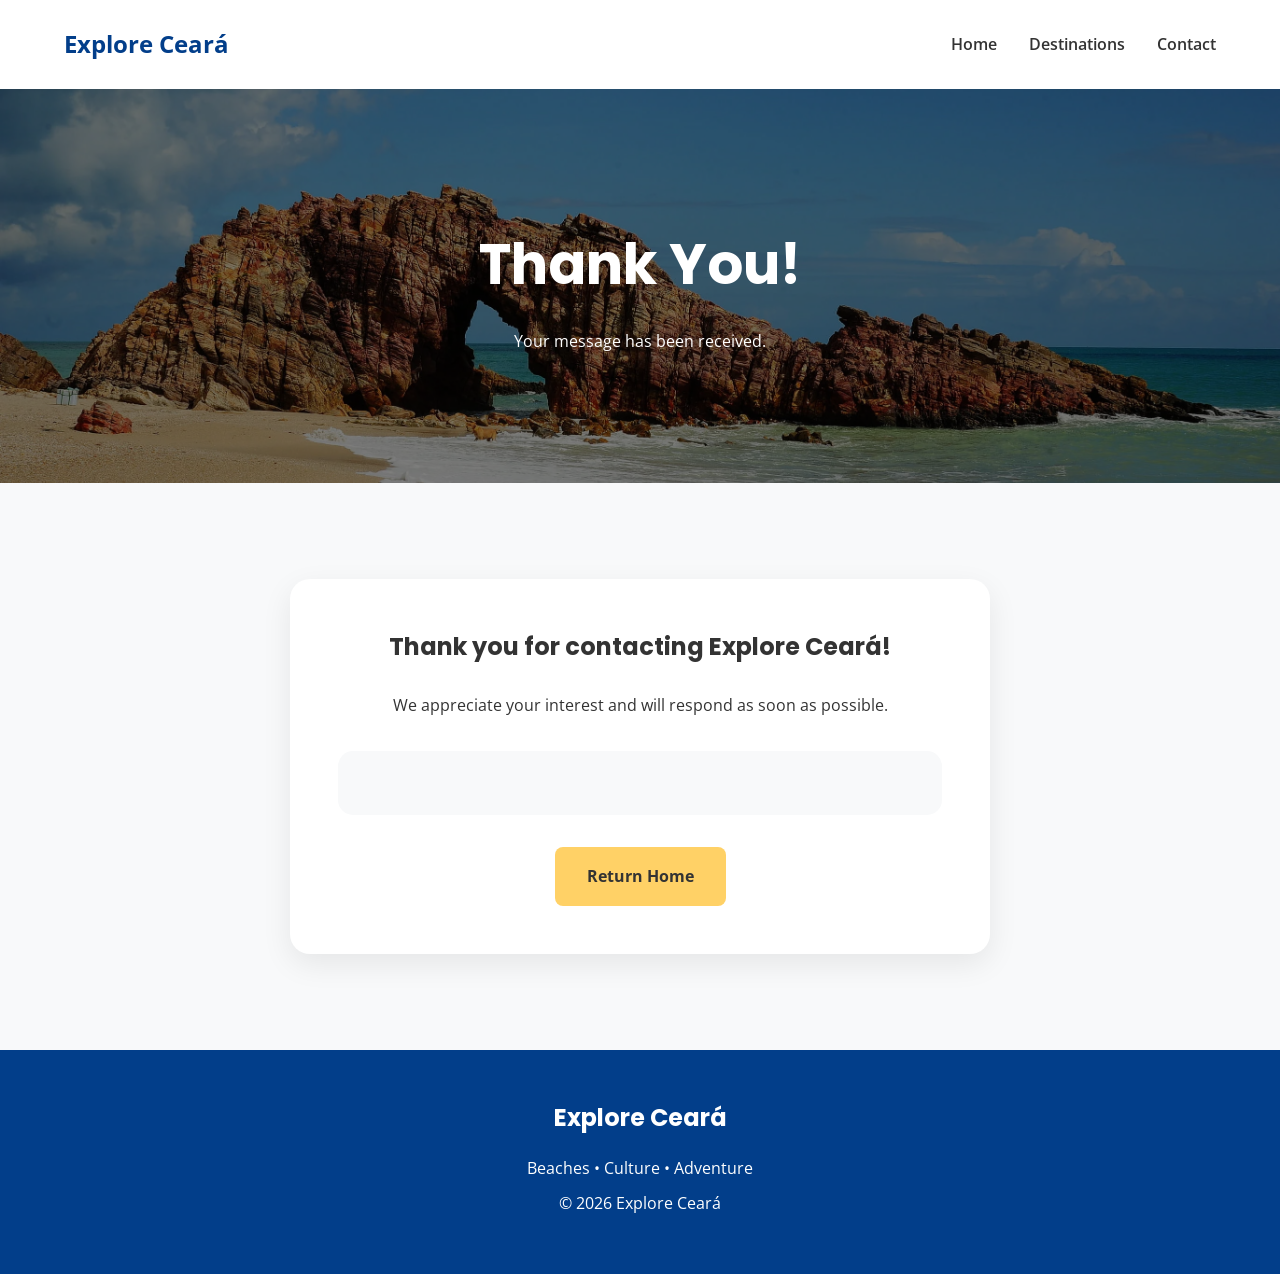
<file: project/thankyou.html>
<!DOCTYPE html>
<html lang="en">

<head>
    <meta charset="UTF-8">
    <meta name="viewport" content="width=device-width, initial-scale=1.0">

    <title>Thank You | Explore Ceará</title>

    <meta name="description" content="Thank you for contacting Explore Ceará.">

    <link rel="preconnect" href="https://fonts.googleapis.com">
    <link rel="preconnect" href="https://fonts.gstatic.com" crossorigin>

    <link
        href="https://fonts.googleapis.com/css2?family=Open+Sans:wght@400;500;600&family=Poppins:wght@400;600;700&display=swap"
        rel="stylesheet">

    <link rel="stylesheet" href="./styles/styles.css">

    <script src="./scripts/thankyou.js" defer></script>

</head>

<body>

    <header>

        <div class="container nav-container">

            <a href="./index.html" class="logo">
                Explore Ceará
            </a>

            <nav>
                <ul class="navigation">
                    <li><a href="./index.html">Home</a></li>
                    <li><a href="./destinations.html">Destinations</a></li>
                    <li><a href="./contact.html">Contact</a></li>
                </ul>
            </nav>

        </div>

    </header>


    <main>

        <section class="page-hero">

            <div class="container">

                <h1>Thank You!</h1>

                <p>
                    Your message has been received.
                </p>

            </div>

        </section>


        <section class="thankyou-section">

            <div class="container">

                <div class="thankyou-card">

                    <h2>
                        Thank you for contacting Explore Ceará!
                    </h2>

                    <p>
                        We appreciate your interest and will respond as soon as possible.
                    </p>

                    <div id="submission-info">

                        <!-- JavaScript inserts information here -->

                    </div>

                    <a href="./index.html" class="btn">
                        Return Home
                    </a>

                </div>

            </div>

        </section>

    </main>


    <footer>

        <div class="container">

            <h2>Explore Ceará</h2>

            <p>
                Beaches • Culture • Adventure
            </p>

            <p>
                © 2026 Explore Ceará
            </p>

        </div>

    </footer>

</body>

</html>
</file>
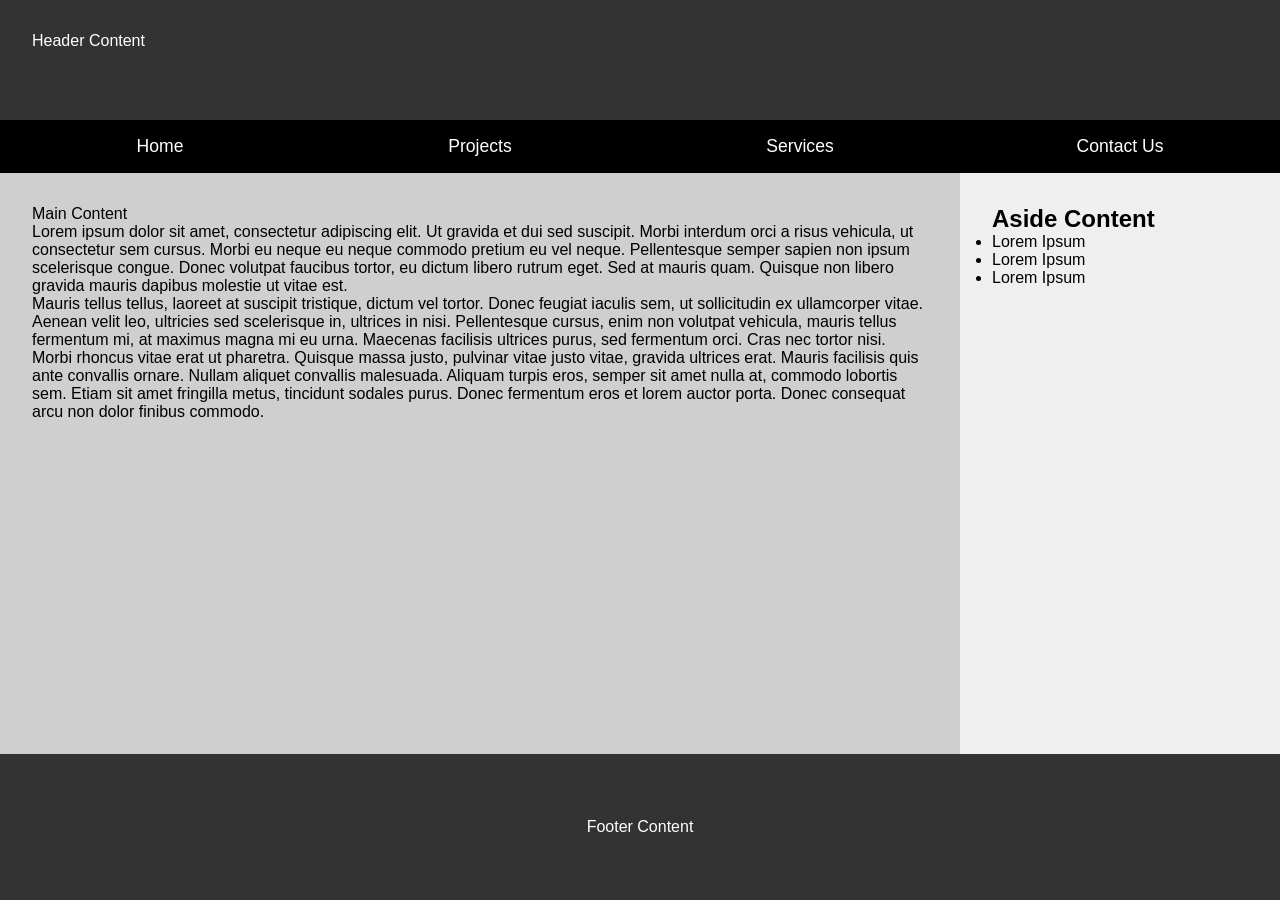
<file: week01/basic-layout.html>
<!DOCTYPE html>
<html lang="en">

<head>
    <meta charset="UTF-8" />
    <meta name="viewport" content="width=device-width, initial-scale=1.0" />

    <title>Bruno Torres | WDD 131</title>

    <link rel="stylesheet" href="styles/layout.css" />
</head>

<body>

    <header>
        <div class="header-content">
            <p>Header Content</p>
        </div>

        <nav>
            <ul class="navigation">
                <li><a href="#">Home</a></li>
                <li><a href="#">Projects</a></li>
                <li><a href="#">Services</a></li>
                <li><a href="#">Contact Us</a></li>
            </ul>
        </nav>
    </header>

    <main>
        <p>Main Content</p>

        <p>
            Lorem ipsum dolor sit amet, consectetur adipiscing elit. Ut gravida et dui sed suscipit. Morbi interdum orci
            a risus
            vehicula, ut consectetur sem cursus. Morbi eu neque eu neque commodo pretium eu vel neque. Pellentesque
            semper sapien
            non ipsum scelerisque congue. Donec volutpat faucibus tortor, eu dictum libero rutrum eget. Sed at mauris
            quam. Quisque
            non libero gravida mauris dapibus molestie ut vitae est.
        </p>

        <p>
            Mauris tellus tellus, laoreet at suscipit tristique, dictum vel tortor. Donec feugiat iaculis sem, ut
            sollicitudin ex
            ullamcorper vitae. Aenean velit leo, ultricies sed scelerisque in, ultrices in nisi. Pellentesque cursus,
            enim non
            volutpat vehicula, mauris tellus fermentum mi, at maximus magna mi eu urna. Maecenas facilisis ultrices
            purus, sed
            fermentum orci. Cras nec tortor nisi. Morbi rhoncus vitae erat ut pharetra. Quisque massa justo, pulvinar
            vitae justo
            vitae, gravida ultrices erat. Mauris facilisis quis ante convallis ornare. Nullam aliquet convallis
            malesuada. Aliquam
            turpis eros, semper sit amet nulla at, commodo lobortis sem. Etiam sit amet fringilla metus, tincidunt
            sodales purus.
            Donec fermentum eros et lorem auctor porta. Donec consequat arcu non dolor finibus commodo.
        </p>
    </main>

    <aside>
        <h2>Aside Content</h2>
        <ul>
            <li>Lorem Ipsum</li>
            <li>Lorem Ipsum</li>
            <li>Lorem Ipsum</li>
        </ul>
    </aside>

    <footer>
        <p>Footer Content</p>
    </footer>

</body>

</html>
</file>
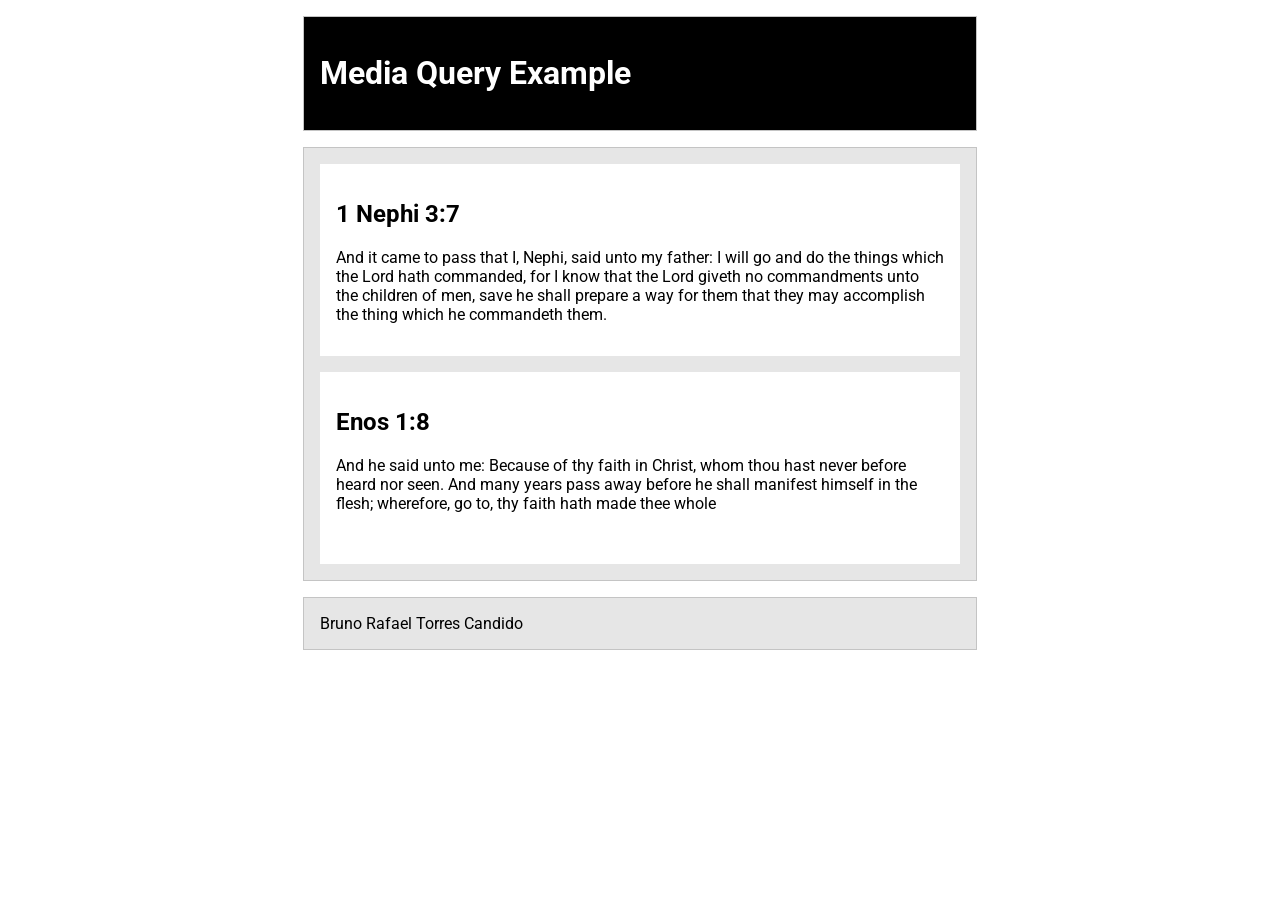
<file: week02/media-query.html>
<!DOCTYPE html>
<html lang="en">

<head>
    <meta charset="UTF-8">
    <meta name="viewport" content="width=device-width, initial-scale=1.0">
    <title>Document</title>
    <link rel="stylesheet" href="./styles/media-query-large.css">
    <link rel="stylesheet" href="./styles/media-query.css">
</head>

<body>
    <header class="header">
        <h1>Media Query Example</h1>
    </header>

    <main>
        <section>
            <h2>1 Nephi 3:7</h2>
            <p>And it came to pass that I, Nephi, said unto my father: I will go and do the things which the Lord hath
                commanded, for I
                know that the Lord giveth no commandments unto the children of men, save he shall prepare a way for them
                that they may
                accomplish the thing which he commandeth them.</p>
        </section>
        <section>
            <h2>Enos 1:8</h2>
            <p>And he said unto me: Because of thy faith in Christ, whom thou hast never before heard nor seen. And many
                years pass
                away before he shall manifest himself in the flesh; wherefore, go to, thy faith hath made thee whole</p>
        </section>
    </main>

    <footer>
        <span>Bruno Rafael Torres Candido</span>
    </footer>
</body>

</html>
</file>
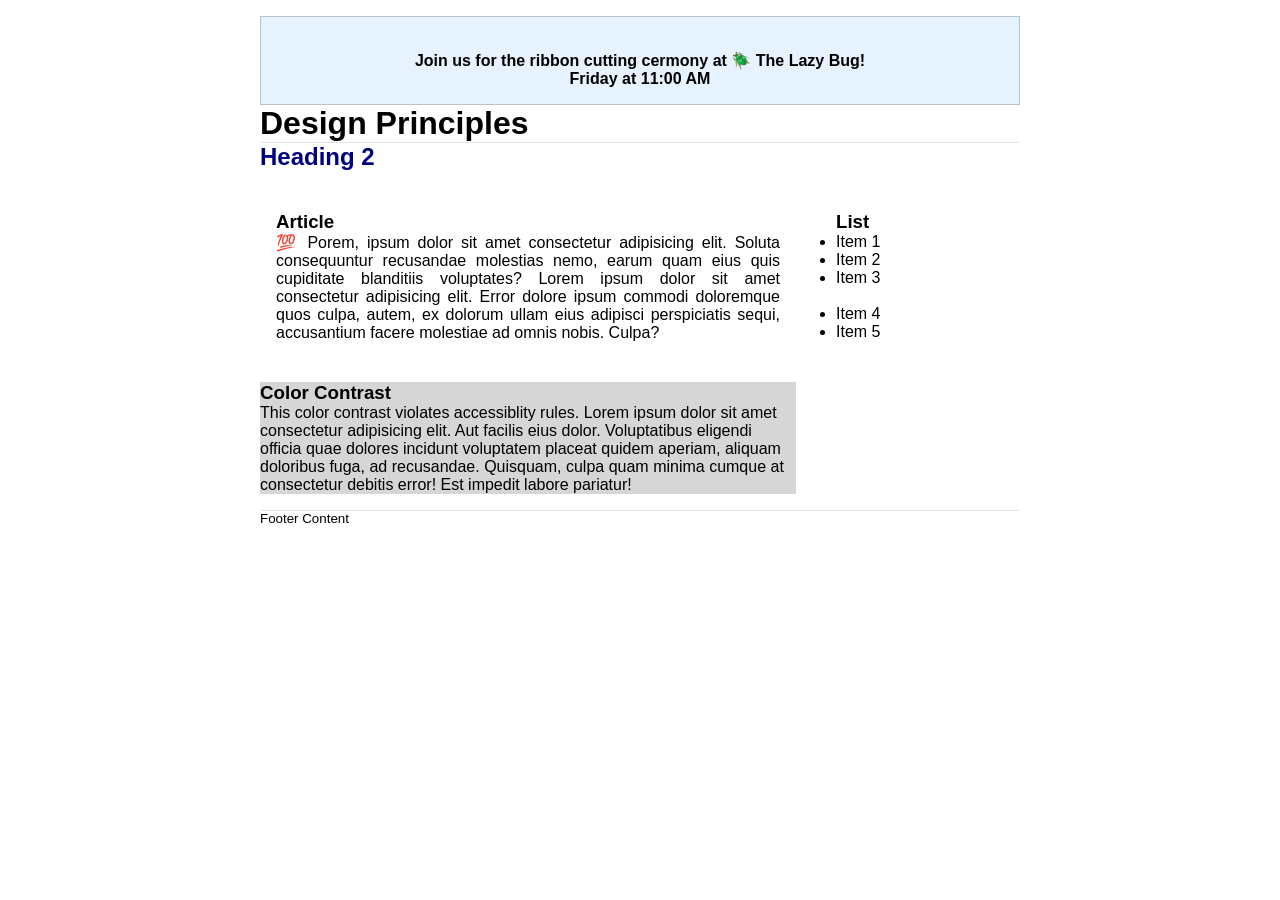
<file: week03/design.html>
<!DOCTYPE html>
<html lang="en">
<head>
    <meta charset="UTF-8">
    <meta name="viewport" content="width=device-width, initial-scale=1.0">
    <title>Document</title>
    <link rel="stylesheet" href="./styles/design.css">
</head>
<body>
    <header>
        <div class="banner"><br>Join us for the ribbon cutting cermony at 🪲 The Lazy
            Bug!<br>Friday at 11:00 AM</div>
        <h1>Design Principles</h1>
    </header>
    <main>
        <h2>Heading 2</h2>
        <section>
            <h3>Article</h3>
            <article>
                <p>💯 Porem, ipsum dolor sit amet consectetur adipisicing elit. Soluta consequuntur recusandae molestias
                    nemo, earum quam eius quis cupiditate blanditiis voluptates? Lorem ipsum dolor sit amet consectetur
                    adipisicing elit. Error dolore ipsum commodi doloremque quos culpa, autem, ex dolorum ullam eius
                    adipisci perspiciatis sequi, accusantium facere molestiae ad omnis nobis. Culpa?</p>
            </article>
        </section>
        <section>
            <h3>List</h3>
            <ul>
                <li>Item 1</li>
                <li>Item 2</li>
                <li>Item 3<br><br></li>
                <li>Item 4</li>
                <li>Item 5</li>
            </ul>
        </section>
        <div class="callout">
            <h3>Color Contrast</h3>
            <p>This color contrast violates accessiblity rules. Lorem ipsum dolor sit amet consectetur adipisicing elit. Aut
                facilis eius dolor. Voluptatibus eligendi officia quae dolores incidunt voluptatem placeat quidem aperiam,
                aliquam doloribus fuga, ad recusandae. Quisquam, culpa quam minima cumque at consectetur debitis error! Est
                impedit labore pariatur!</p>
        </div>
    </main>
    <footer>
        Footer Content
    </footer>
</body>
</html>
</file>
<file: styles/base.css>
@import url('https://fonts.googleapis.com/css2?family=Inter:ital,opsz,wght@0,14..32,100..900;1,14..32,100..900&family=Montserrat:ital,wght@0,100..900;1,100..900&display=swap');

* {
    margin: 0;
    padding: 0;
    box-sizing: border-box;
}

:root {
    --primary-color: #023E8A;
    --secondary-color: #003049;
    --background-color: #fff;
    --accent-color: #00B4D8;
    --text-on-dark-bg: #fff;
    --text-on-light-bg: #000;
    --primary-font: 'Inter', sans-serif;
    --secondary-font: 'Montserrat', sans-serif;
}

.header-content {
    font-family: var(--primary-font);
    background-color: var(--primary-color);
    color: var(--text-on-dark-bg);
    text-align: center;
    padding: 20px;
}

.navigation {
    list-style: none;
    display: flex;
    justify-content: space-around;
    background-color: var(--secondary-color);
    padding: 10px 0 10px;
    font-family: var(--secondary-font);
}

.navigation li {
    margin: 0 15px;
}

.navigation a {
    color: var(--text-on-dark-bg);
    text-decoration: none;
    font-family: var(--secondary-font);
    font-weight: 500;
}

.navigation a:hover {
    color: var(--accent-color);
    transition: color 0.7s ease;
}

.student-name {
    font-family: var(--secondary-font);
    font-size: 1.5rem;
    color: var(--primary-color);
    text-align: center;
    padding: 15px;
}

.container {
    display: grid;
    grid-template-columns: 3fr 1fr;
    gap: 20px;
    padding: 40px;
    column-gap: 40px;
}

.card {
    background-color: var(--background-color);
    color: var(--text-on-light-bg);
    border: 1px solid #ddd;
    padding: 30px;
    border-radius: 8px;
    box-shadow: 0 4px 6px rgba(0, 0, 0, 0.1);
}

.card h2 {
    font-family: var(--primary-font);
    color: var(--primary-color);
    margin-bottom: 15px;
}

.card li {
    font-family: var(--secondary-font);
    line-height: 1.5;
    color: var(--text-on-light-bg);
    margin-bottom: 10px;
}

.card p {
    font-family: var(--secondary-font);
    line-height: 1.3;
    color: var(--text-on-light-bg);
}

.personal-info {
    display: flex;
    column-gap: 20px;
    align-items: center;
    margin-bottom: 20px;
}

.personal-info img {
    width: 150px;
    height: 150px;
    border-radius: 50%;
    object-fit: cover;
}

.country-info {
    font-family: var(--secondary-font);
    color: var(--text-on-light-bg);
    display: flex;
    column-gap: 20px;
}

.country-info img {
    border-radius: 8px;
    width: 150px;
    height: 100px;
    object-fit: cover;
    margin-bottom: 10px;
}

footer {
    background-color: var(--secondary-color);
    color: var(--text-on-dark-bg);
    text-align: center;
    padding: 15px;
}

@media (max-width: 768px) {
    .container {
        grid-template-columns: 1fr;
        padding: 20px;
    }

    .container h2, h3 {
        text-align: center;
    }

    .personal-info {
        flex-direction: column;
        align-items: center;
    }

    .personal-info img {
        margin-bottom: 15px;
    }

    .country-info {
        flex-direction: column;
        align-items: center;
    }

    .navigation {
        flex-direction: column;
        align-items: center;
    }

    .navigation li {
        padding: 10px 0;
    }
}
</file>
<file: project/styles/styles.css>
:root {
    --primary: #0077B6;
    --secondary: #00B4D8;
    --accent: #FFD166;
    --accent-hover: #FFC107;
    --dark: #023E8A;
    --light: #F8F9FA;
    --gray: #666;
}

* {
    margin: 0;
    padding: 0;
    box-sizing: border-box;
}

body {
    font-family: "Open Sans", sans-serif;
    background: var(--light);
    color: #333;
    line-height: 1.7;
}

h1,
h2,
h3 {
    font-family: "Poppins", sans-serif;
}

.container {
    width: 90%;
    max-width: 1200px;
    margin: auto;
}


/* HEADER */

header {
    background: white;
    box-shadow: 0 2px 10px rgba(0, 0, 0, .08);
}

.nav-container {
    display: flex;
    justify-content: space-between;
    align-items: center;

    padding: 1.5rem 0;
}

.logo {
    text-decoration: none;
    color: var(--dark);
    font-size: 1.5rem;
    font-weight: 700;
}

.navigation {
    display: flex;
    gap: 2rem;
    list-style: none;
}

.navigation a {
    color: #333;
    text-decoration: none;
    font-weight: 600;
}


/* HERO */

.hero {
    height: 85vh;

    background:
        linear-gradient(rgba(0, 0, 0, .45),
            rgba(0, 0, 0, .45)),
        url("/project/images/hero.webp") no-repeat;

    background-size: cover;
    background-position: center;

    display: flex;
    align-items: center;
}

.hero-overlay {
    width: 100%;
}

.hero h1 {
    color: white;
    font-size: 4rem;
    max-width: 700px;
}

.hero p {
    color: white;
    font-size: 1.2rem;
    margin: 1.5rem 0;
    max-width: 600px;
}

.btn {
    display: inline-block;
    background: var(--accent);
    color: #333;
    padding: 1rem 2rem;
    border-radius: 8px;
    text-decoration: none;
    font-weight: 700;
}

.btn:hover {
    background: var(--accent-hover);
    color: white;
    transition: 0.8s;
}

/* SECTIONS */

section {
    padding: 6rem 0;
}

section h2 {
    text-align: center;
    margin-bottom: 3rem;
}


/* CARDS */

.cards {
    display: grid;
    grid-template-columns: repeat(auto-fit, minmax(300px, 1fr));
    gap: 2rem;
}

.card {
    background: white;
    border-radius: 15px;
    overflow: hidden;
    box-shadow: 0 5px 20px rgba(0, 0, 0, .08);
}

.image-placeholder {
    height: 220px;
    background: #ddd;
    display: flex;
    justify-content: center;
    align-items: center;
}

.image-placeholder img {
    width: 100%;
    height: 100%;
    object-fit: cover;
}

.card-content {
    padding: 1.5rem;
}

.card-content h3 {
    margin-bottom: 1rem;
}


/* WEATHER */

.weather {
    background: var(--primary);
}

.weather h2 {
    color: white;
}

.weather-card {
    background: white;
    max-width: 350px;
    margin: auto;
    text-align: center;
    padding: 2rem;
    border-radius: 20px;
}

.temperature {
    font-size: 3rem;
    font-weight: bold;
}


/* BENEFITS */

.benefit-grid {
    display: grid;
    grid-template-columns: repeat(auto-fit, minmax(250px, 1fr));
    gap: 2rem;
}

.benefit {
    background: white;
    padding: 2rem;
    border-radius: 15px;
    text-align: center;

    box-shadow: 0 5px 20px rgba(0, 0, 0, .08);
}


/* FOOTER */

footer {
    background: var(--dark);
    color: white;
    text-align: center;

    padding: 3rem 0;
}

footer h2 {
    margin-bottom: 1rem;
}

footer p {
    margin-bottom: .5rem;
}


/* MOBILE */

@media (max-width:768px) {

    .nav-container {
        flex-direction: column;
        gap: 1rem;
    }

    .navigation {
        flex-direction: column;
        text-align: center;
    }

    .hero h1 {
        font-size: 2.7rem;
    }
}

/* PAGE HERO */

.page-hero {
    background: linear-gradient(rgba(0, 0, 0, .5),
            rgba(0, 0, 0, .5)),
        url("/project/images/hero.webp") no-repeat;

    background-size: cover;
    background-position: center;

    color: white;

    text-align: center;

    padding: 8rem 0;
}

.page-hero h1 {
    font-size: 3.5rem;
    margin-bottom: 1rem;
}


/* DESTINATIONS */

.destinations-section {
    padding: 6rem 0;
}

.destination-card {
    display: grid;
    grid-template-columns: 1fr 1fr;
    gap: 4rem;

    align-items: center;

    margin-bottom: 6rem;
}

.reverse .destination-image {
    order: 2;
}

.reverse .destination-content {
    order: 1;
}

.destination-image img {
    width: 100%;
    border-radius: 20px;
    display: block;

    box-shadow: 0 10px 25px rgba(0, 0, 0, .15);
}

.destination-content h2 {
    text-align: left;
    margin-bottom: 1rem;
}

.destination-content p {
    margin-bottom: 1.5rem;
}

.destination-content ul {
    padding-left: 1.5rem;
}

.destination-content li {
    margin-bottom: .8rem;
}


/* MOBILE */

@media (max-width: 768px) {

    .page-hero h1 {
        font-size: 2.5rem;
    }

    .destination-card {
        grid-template-columns: 1fr;
    }

    .reverse .destination-image,
    .reverse .destination-content {
        order: initial;
    }

}

/* CONTACT */

.contact-section {
    padding: 6rem 0;
}

.contact-grid {
    display: grid;
    grid-template-columns: 1fr 1.2fr;
    gap: 4rem;
}

.contact-info h2 {
    text-align: left;
    margin-bottom: 1.5rem;
}

.contact-info p {
    margin-bottom: 1.5rem;
}

.info-box {
    margin-bottom: 2rem;
}

.info-box h3 {
    color: var(--dark);
    margin-bottom: .5rem;
}


.contact-form-container {
    background: white;
    padding: 2.5rem;
    border-radius: 20px;

    box-shadow: 0 10px 25px rgba(0, 0, 0, .08);
}

.form-group {
    display: flex;
    flex-direction: column;
    margin-bottom: 1.5rem;
}

.form-group label {
    font-weight: 600;
    margin-bottom: .5rem;
}

.form-group input,
.form-group select,
.form-group textarea {
    padding: 1rem;

    border: 1px solid #ddd;
    border-radius: 10px;

    font-family: inherit;
    font-size: 1rem;
}

.form-group textarea {
    resize: vertical;
}

.submit-btn {
    width: 100%;
    border: none;

    background: var(--accent);

    padding: 1rem;

    border-radius: 10px;

    font-size: 1rem;
    font-weight: 700;

    cursor: pointer;

    transition: .3s;
}

.submit-btn:hover {
    transform: translateY(-2px);
}


/* MOBILE */

@media (max-width: 768px) {

    .contact-grid {
        grid-template-columns: 1fr;
    }

}

/* THANK YOU */

.thankyou-section {
    padding: 6rem 0;
}

.thankyou-card {
    max-width: 700px;

    margin: auto;

    background: white;

    padding: 3rem;

    border-radius: 20px;

    box-shadow: 0 10px 30px rgba(0, 0, 0, .08);

    text-align: center;
}

.thankyou-card h2 {
    margin-bottom: 1.5rem;
}

#submission-info {
    margin: 2rem 0;

    text-align: left;

    background: var(--light);

    padding: 2rem;

    border-radius: 15px;
}

#submission-info p {
    margin-bottom: 1rem;
}
</file>
<file: styles/form.css>
:root {
    --primary-color: #023E8A;
    --secondary-color: #003049;
    --background-color: #fff;
    --accent-color: #00B4D8;
    --text-on-dark-bg: #fff;
    --text-on-light-bg: #000;
    --primary-font: 'Inter', sans-serif;
    --secondary-font: 'Montserrat', sans-serif;
}

* {
    box-sizing: border-box;
}

body {
    font-family: var(--primary-font);
    margin: 0;
    background-color: var(--background-color);
}

header {
    background-color: var(--primary-color);
    color: var(--text-on-dark-bg);
    text-align: center;
    padding: 1.5rem;
}

main {
    max-width: 800px;
    margin: 1rem auto;
    padding: 1.5rem;
    background-color: var(--secondary-color);
    border-radius: 8px;
}

label,
legend {
    font-weight: bold;
    display: block;
    margin-top: 1rem;
    color: var(--text-on-dark-bg);
}

input,
select,
textarea {
    width: 100%;
    padding: 0.8rem;
    margin-top: 0.5rem;
    margin-bottom: 1rem;
}

fieldset {
    border: none;
    padding: 0;
    margin: 1rem 0;
}

.rating-group,
.checkbox-group {
    display: flex;
    flex-wrap: wrap;
    gap: 1rem;
    margin-top: 0.8rem;
}

.checkbox-group label {
    margin: 0;
}

.rating-group label {
    margin: 0;
}

.rating-option,
.feature-option {
    display: flex;
    align-items: center;
    gap: 0.3rem;
}

.rating-option input,
.feature-option input {
    width: auto;
    margin: 0;
}

input[type="submit"] {
    background-color: white;
    border: 1px solid #666;
    font-size: 1.5rem;
    font-weight: bold;
    cursor: pointer;
}

#reviewCountContainer {
    color: var(--text-on-dark-bg);
}

footer {
    background-color: var(--primary-color);
    color: var(--text-on-dark-bg);
    text-align: center;
    padding: 1.5rem;
    margin-top: 2rem;
}

@media screen and (max-width: 768px) {

    main {
        width: 95%;
        padding: 1rem;
    }

    .rating-group {
        flex-direction: column;
    }

    input,
    select,
    textarea {
        width: 100%;
    }
}
</file>
<file: styles/place.css>
@import url('https://fonts.googleapis.com/css2?family=Inter:ital,opsz,wght@0,14..32,100..900;1,14..32,100..900&family=Montserrat:ital,wght@0,100..900;1,100..900&display=swap');
:root {
    --primary-color: #009739;
    --secondary-color: #D4AF00;
    --accent-color: #002776;
    --background-color: #ffffff;
    --text-on-dark-bg: #ffffff;
    --text-on-light-bg: #111111;
    --primary-font: 'Inter', sans-serif;
    --secondary-font: 'Montserrat', sans-serif;
}

* {
    margin: 0;
    padding: 0;
    box-sizing: border-box;
}

body {
    font-family: var(--primary-font);
    background: var(--background-color);
    color: var(--text-on-light-bg);
}


.container {
    min-height: 100vh;
    display: flex;
    flex-direction: column;
    max-width: 1600px;
    margin: 0 auto;
}


header {
    background: var(--primary-color);
    color: var(--text-on-dark-bg);
    text-align: center;
    padding: 30px 20px;
    border-bottom: 12px solid var(--secondary-color);
}

header h1 {
    font-size: 4rem;
    font-weight: 700;
    letter-spacing: 2px;
}

.hero {
    position: relative;
    min-height: 700px;
    display: flex;
    justify-content: space-between;
    align-items: flex-start;
    padding: 40px 20px;
    gap: 20px;
    overflow: hidden;
}

.hero-picture {
    position: absolute;
    inset: 0;
    z-index: -1;
}

.hero-image {
    width: 100%;
    height: 100%;
    object-fit: cover;
}

.card {
    width: 320px;
    background: rgba(255, 255, 255, 0.88);
    backdrop-filter: blur(6px);
    box-shadow: 0 10px 30px rgba(0, 0, 0, 0.25);
    border-radius: 12px;
    overflow: hidden;
}

.card-title {
    background: var(--primary-color);
    color: var(--text-on-dark-bg);
    padding: 20px;
    font-size: 2rem;
    font-weight: bold;
    text-align: center;
}

.card-title.weather-title::after {
    content: " ⛅";
    font-size: 1.8rem;
}

.card-content {
    padding: 25px;
    line-height: 1.8;
    font-size: 1.1rem;
    text-align: center;
    padding: 48px 24px;
}

.card-content p {
    margin-bottom: 12px;
}

.card-content strong {
    font-weight: 700;
}

.mobile-heading {
    display: none;
}

footer {
    background: var(--accent-color);
    color: var(--text-on-dark-bg);
    text-align: center;
    padding: 30px 20px;
    font-size: 1.2rem;
    line-height: 1.8;
}

footer p:first-child {
    font-weight: bold;
}

@media (max-width: 900px) {

    header h1 {
        font-size: 3rem;
    }

    .hero {
        flex-direction: column;
        justify-content: flex-start;
        align-items: center;
        min-height: auto;
        padding: 0;
        background: #f3f3f3;
    }
    
    img {
        display: block;
    }

    .hero-picture {
        position: relative;
        width: 100%;
        height: 400px;
    }

    .hero-image {
        width: 100%;
        height: 100%;
        object-fit: cover;
    }

    .card {
        width: 100%;
        max-width: 100%;
        border-radius: 0;
        box-shadow: none;
        background: #efefef;
    }

    .card-title {
        display: none;
    }

    .mobile-heading {
        display: block;
        text-align: center;
        font-size: 2.5rem;
        margin-bottom: 30px;
        font-weight: bold;
        color: var(--primary-color);
    }

    .card-content {
        text-align: center;
        padding: 40px 20px;
        font-size: 1.2rem;
    }

    footer {
        font-size: 1rem;
    }
}

@media (max-width: 900px) {

    .hero-picture {
        position: relative;
        z-index: 1;
        width: 100%;
        height: 350px;
    }

    .hero-image {
        width: 100%;
        height: 100%;
        object-fit: cover;
        display: block;
    }

}
</file>
<file: styles/temple.css>
@import url('https://fonts.googleapis.com/css2?family=Inter:ital,opsz,wght@0,14..32,100..900;1,14..32,100..900&family=Montserrat:ital,wght@0,100..900;1,100..900&display=swap');

:root {
    --primary-font: 'Inter', sans-serif;
    --secondary-font: 'Montserrat', sans-serif;
}

* {
    margin: 0;
    padding: 0;
    box-sizing: border-box;
}

body {
    font-family: var(--primary-font);
    background-color: #f5f7fa;
    color: #222;
}


header {
    background-color: #1d3557;
    color: white;
    padding: 1rem;
}

.header-container {
    display: flex;
    flex-direction: column;
    align-items: center;
}

header h2 {
    font-family: var(--secondary-font);
    margin-bottom: 1rem;
}

#menu-button {
    display: block;
    background: none;
    border: none;
    color: white;
    font-size: 2rem;
    cursor: pointer;
    margin-bottom: 1rem;
}

nav {
    display: none;
    flex-direction: column;
    width: 100%;
    text-align: center;
}

nav.open {
    display: flex;
}

nav a {
    color: white;
    text-decoration: none;
    padding: 1rem;
    transition: background-color 0.3s ease;
}

nav a:hover {
    color: #457b9d;
}

main {
    max-width: 1200px;
    margin: 0 auto;
    padding: 2rem 1rem;
}

main h1 {
    text-align: center;
    margin-bottom: 2rem;
    font-family: var(--secondary-font);
}

.album {
    display: grid;
    grid-template-columns: 1fr;
    gap: 1.5rem;
}

figure {
    background: white;
    border-radius: 10px;
    overflow: hidden;
    box-shadow: 0 4px 10px rgba(0, 0, 0, 0.1);
}

figure img {
    width: 100%;
    display: block;
}

figcaption {
    padding: 1rem;
    text-align: center;
    font-weight: 500;
}

footer {
    background-color: #1d3557;
    color: white;
    text-align: center;
    padding: 1.5rem;
    margin-top: 2rem;
}

footer p {
    margin: 0.5rem 0;
}
</file>
<file: styles/temple-large.css>
@media screen and (min-width: 768px) {

    .header-container {
        flex-direction: row;
        justify-content: space-between;
        align-items: center;
        max-width: 1200px;
        margin: 0 auto;
    }

    #menu-button {
        display: none;
    }

    nav {
        display: flex !important;
        flex-direction: row;
        width: auto;
        gap: 1rem;
    }

    .album {
        grid-template-columns: repeat(3, 1fr);
    }

}
</file>
<file: project/styles/base.css>
:root {
    --primary: #0077B6;
    --secondary: #00B4D8;
    --accent: #FFD166;
    --dark: #023E8A;
    --light: #F8F9FA;
}

body {
    font-family: 'Open Sans', sans-serif;
    margin: 0;
    padding: 0;
    background: var(--light);
    color: #333;
    line-height: 1.6;
}

header {
    background: var(--dark);
    color: white;
    padding: 2rem;
    text-align: center;
}

section {
    max-width: 1100px;
    margin: 2rem auto;
    background: white;
    padding: 2rem;
    border-radius: 10px;
    box-shadow: 0 2px 8px rgba(0, 0, 0, .08);
}

h1,
h2 {
    font-family: 'Poppins', sans-serif;
    color: var(--dark);
}

.colors {
    display: flex;
    gap: 1rem;
    flex-wrap: wrap;
}

.color-box {
    width: 140px;
    text-align: center;
}

.color {
    height: 80px;
    border-radius: 8px;
    border: 1px solid #ccc;
}

.wireframe {
    border: 2px solid #999;
    padding: 20px;
    margin-top: 1rem;
    background: #fafafa;
}

.wf-box {
    border: 2px dashed #999;
    padding: 15px;
    margin: 10px 0;
    text-align: center;
}

.cards {
    display: flex;
    gap: 10px;
}

.card {
    flex: 1;
    border: 2px dashed #999;
    padding: 20px;
}

pre {
    background: #f4f4f4;
    padding: 1rem;
    overflow-x: auto;
}

ul li {
    margin-bottom: .5rem;
}
</file>
<file: week01/styles/layout.css>
* {
    margin: 0;
    padding: 0;
    box-sizing: border-box;
}

body {
    min-height: 100vh;

    display: grid;

    grid-template-columns: 3fr 1fr;
    grid-template-rows: auto 1fr auto;

    grid-template-areas:
        "header header"
        "main aside"
        "footer footer";

    font-family: Arial, Helvetica, sans-serif;
}

header {
    grid-area: header;
}

.header-content {
    background-color: #333;
    color: white;
    padding: 2rem;
    min-height: 120px;
}

nav {
    background-color: black;
}

.navigation {
    list-style: none;

    display: flex;
    justify-content: space-around;
    align-items: center;
}

.navigation li {
    flex: 1;
    text-align: center;
}

.navigation a {
    display: block;
    padding: 1rem;
    color: white;
    text-decoration: none;
    font-size: 1.1rem;
}

.navigation a:hover {
    background-color: #222;
}

main {
    grid-area: main;
    background-color: #cfcfcf;
    padding: 2rem;
    min-height: 400px;
}

aside {
    grid-area: aside;
    background-color: #efefef;
    padding: 2rem;
}

footer {
    grid-area: footer;
    background-color: #333;
    color: white;
    text-align: center;
    padding: 4rem 2rem;
}

@media (max-width: 768px) {

    body {
        grid-template-columns: 1fr;

        grid-template-areas:
            "header"
            "main"
            "aside"
            "footer";
    }

    .navigation {
        flex-direction: column;
    }

    .navigation li {
        width: 100%;
    }
}
</file>
<file: week02/styles/media-query-large.css>
@media screen and (min-width: 500px) {
    .header {
        background-color: black;
        color: white;
    }

    main {
        grid-template-rows: 1fr 1fr;
    }
}
</file>
<file: week02/styles/media-query.css>
@import url('https://fonts.googleapis.com/css2?family=Roboto:ital,wght@0,100..900;1,100..900&display=swap');

body {
    font-family: 'Roboto', sans-serif;
}

header,
main,
footer {
    background-color: #e6e6e6;
    max-width: 640px;
    margin: 1rem auto;
    padding: 1rem;
    border: 1px solid #c4c4c4;
}

main {
    display: grid;
    grid-template-columns: 1fr;
    grid-gap: 1rem;
}

section {
    padding: 1rem;
    background-color: white;
}
</file>
<file: week03/styles/design.css>
* {
    box-sizing: border-box;
    margin: 0;
    padding: 0;
}

body {
    font-family: Roboto, helvetica, sans-serif;
    margin: 1rem;
}

header,
main,
footer {
    max-width: 760px;
    margin: 0 auto;
}

h1 {
    border-bottom: 1px solid rgba(0, 0, 0, 0.1);
}

main {
    display: grid;
    grid-template-columns: 1fr 200px;
    gap: 1.5rem;
}

section {
    padding: 1rem;
}

h2 {
    color: navy;
    grid-column: 1/3;
}

article p {
    text-align: justify;
}

.callout {
    color: #000000;
    background-color: #d6d6d6;
}

footer {
    margin-top: 1rem;
    border-top: 1px solid rgba(0, 0, 0, 0.1);
    font-size: smaller;
    text-align: start;
}

.banner {
    border: 1px solid rgb(0 0 0 / 0.2);
    padding: 1rem;
    background-color: rgb(230 243 254 / 1);
    font-weight: 700;
    word-break: break-word;
    text-align: center;
}
</file>
